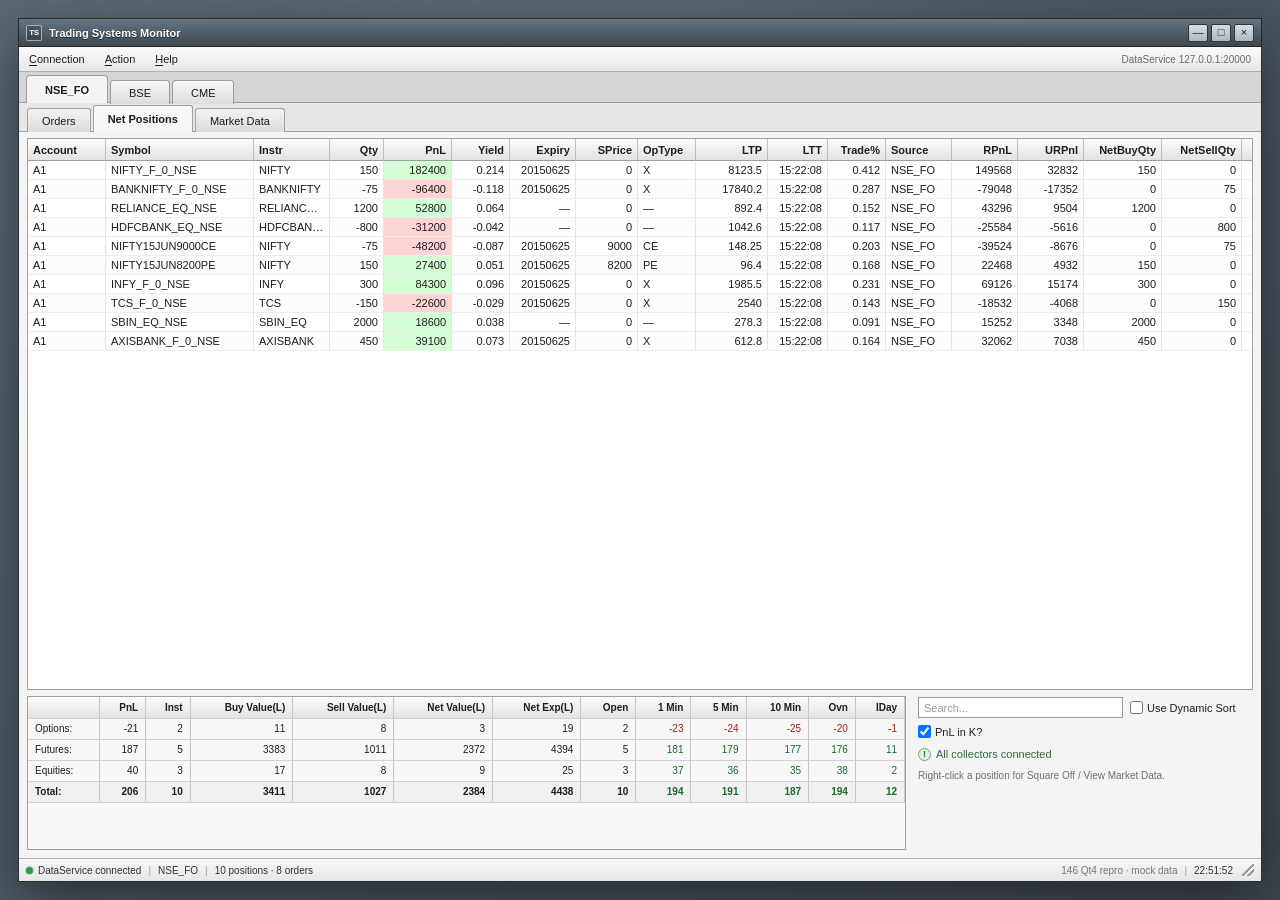
<file: 调查/146/gui-qt4-repro/index.html>
<!doctype html>
<html lang="zh-CN">
<head>
  <meta charset="utf-8">
  <meta name="viewport" content="width=device-width, initial-scale=1">
  <title>Trading Systems Monitor — 146 Qt4 HTML Repro</title>
  <link rel="stylesheet" href="styles.css">
</head>
<body>
  <div class="desktop" id="desktop">
    <div class="app-window" id="appWindow">
      <div class="titlebar" id="titlebar">
        <span class="titlebar-icon">TS</span>
        <span class="titlebar-title">Trading Systems Monitor</span>
        <span class="titlebar-controls">
          <button type="button" class="win-btn" data-win="min" title="Minimize">—</button>
          <button type="button" class="win-btn" data-win="max" title="Maximize">□</button>
          <button type="button" class="win-btn win-btn-close" data-win="close" title="Close">×</button>
        </span>
      </div>

      <nav class="menubar" id="menubar" aria-label="Main menu">
        <div class="menu-wrap" data-menu="connection">
          <button type="button" class="menu-label"><span class="mn">C</span>onnection</button>
          <div class="menu-dropdown">
            <button type="button" data-action="new-connection">New</button>
            <button type="button" data-action="close-connection" disabled>Close</button>
            <button type="button" data-action="load-connection">Load</button>
            <button type="button" data-action="save-connection">Save</button>
          </div>
        </div>
        <div class="menu-wrap" data-menu="action">
          <button type="button" class="menu-label"><span class="mn">A</span>ction</button>
          <div class="menu-dropdown">
            <button type="button" data-action="square-off-all">Square Off All</button>
            <button type="button" data-action="save-positions">Save Positions</button>
          </div>
        </div>
        <div class="menu-wrap" data-menu="help">
          <button type="button" class="menu-label"><span class="mn">H</span>elp</button>
          <div class="menu-dropdown">
            <button type="button" data-action="about">About</button>
            <button type="button" data-action="about-qt">About Qt</button>
          </div>
        </div>
        <span class="menubar-spacer"></span>
        <span class="menubar-note">DataService 127.0.0.1:20000</span>
      </nav>

      <div class="exchange-tabs" id="exchangeTabs" role="tablist" aria-label="Exchanges">
        <button type="button" class="exchange-tab is-active" data-exchange="NSE_FO" role="tab">NSE_FO</button>
        <button type="button" class="exchange-tab" data-exchange="BSE" role="tab">BSE</button>
        <button type="button" class="exchange-tab" data-exchange="CME" role="tab">CME</button>
      </div>

      <main class="workspace">
        <div class="sub-tabs" id="subTabs" role="tablist" aria-label="Exchange views">
          <button type="button" class="sub-tab" data-tab="orders" role="tab">Orders</button>
          <button type="button" class="sub-tab is-active" data-tab="net" role="tab">Net Positions</button>
          <button type="button" class="sub-tab" data-tab="market" role="tab">Market Data</button>
        </div>

        <section class="page" id="page-orders" data-page="orders" role="tabpanel" hidden>
          <div class="page-toolbar">
            <label for="orderSearch">Open Orders:</label>
            <input id="orderSearch" class="qt-input" type="search" placeholder="Search..." autocomplete="off">
            <span class="toolbar-spacer"></span>
            <span class="toolbar-hint">Right-click an order to cancel or modify.</span>
          </div>
          <div class="table-frame orders-table-frame">
            <table id="orderTable" class="qt-table order-table">
              <colgroup id="orderCols"></colgroup>
              <thead id="orderHead"></thead>
              <tbody id="orderBody"></tbody>
            </table>
          </div>
          <div class="orders-actions">
            <button type="button" class="qt-button" data-action="cancel-all">Cancel All</button>
            <button type="button" class="qt-button" data-action="cancel-modify">Cancel/Modify Order</button>
            <button type="button" class="qt-button qt-button-primary" data-action="place-order">Place Order</button>
          </div>
        </section>

        <section class="page" id="page-net" data-page="net" role="tabpanel">
          <div class="table-frame net-table-frame">
            <table id="positionTable" class="qt-table position-table">
              <colgroup id="positionCols"></colgroup>
              <thead id="positionHead"></thead>
              <tbody id="positionBody"></tbody>
            </table>
          </div>
          <div class="net-bottom">
            <div class="totals-panel">
              <table id="totalsTable" class="totals-table"></table>
            </div>
            <div class="net-controls">
              <div class="net-search-row">
                <input id="positionSearch" class="qt-input" type="search" placeholder="Search..." autocomplete="off">
                <label class="qt-check"><input id="dynamicSort" type="checkbox"> Use Dynamic Sort</label>
              </div>
              <label class="qt-check"><input id="pnlInK" type="checkbox" checked> PnL in K?</label>
              <div class="alert-line">
                <span class="alert-icon">!</span>
                <span id="netAlertText">All collectors connected</span>
              </div>
              <div class="toolbar-hint">Right-click a position for Square Off / View Market Data.</div>
            </div>
          </div>
        </section>

        <section class="page" id="page-market" data-page="market" role="tabpanel" hidden>
          <div class="page-toolbar market-toolbar">
            <label for="tickerInput">Ticker:</label>
            <input id="tickerInput" class="qt-input ticker-input" type="text" placeholder="NIFTY15JUNFUT" autocomplete="off">
            <select id="marketExchange" class="qt-select" aria-label="Market data exchange">
              <option>NSE_FO</option>
              <option>BSE</option>
              <option>CME</option>
            </select>
            <span class="toolbar-hint">Press Enter to open a 20-level book.</span>
          </div>
          <div class="mdi-area" id="mdiArea"></div>
        </section>
      </main>

      <footer class="statusbar">
        <span class="status-item"><span class="status-dot" id="statusDot"></span><span id="statusConnection">DataService connected</span></span>
        <span class="status-sep">|</span>
        <span class="status-item" id="statusExchange">NSE_FO</span>
        <span class="status-sep">|</span>
        <span class="status-item" id="statusCount">10 positions · 8 orders</span>
        <span class="status-spacer"></span>
        <span class="status-item muted">146 Qt4 repro · mock data</span>
        <span class="status-sep">|</span>
        <span class="status-item" id="statusClock">--:--:--</span>
        <span class="size-grip" aria-hidden="true"></span>
      </footer>
    </div>
  </div>

  <div class="context-menu" id="contextMenu" hidden></div>

  <div class="modal-backdrop" id="modalBackdrop" hidden>
    <div class="modal-window" role="dialog" aria-modal="true" aria-labelledby="modalTitle">
      <div class="modal-titlebar">
        <span id="modalTitle"></span>
        <button type="button" class="modal-close" id="modalClose" aria-label="Close">×</button>
      </div>
      <div class="modal-body" id="modalBody"></div>
      <div class="modal-footer" id="modalFooter"></div>
    </div>
  </div>

  <div class="toast" id="toast" hidden></div>

  <script src="app.js"></script>
</body>
</html>
</file>
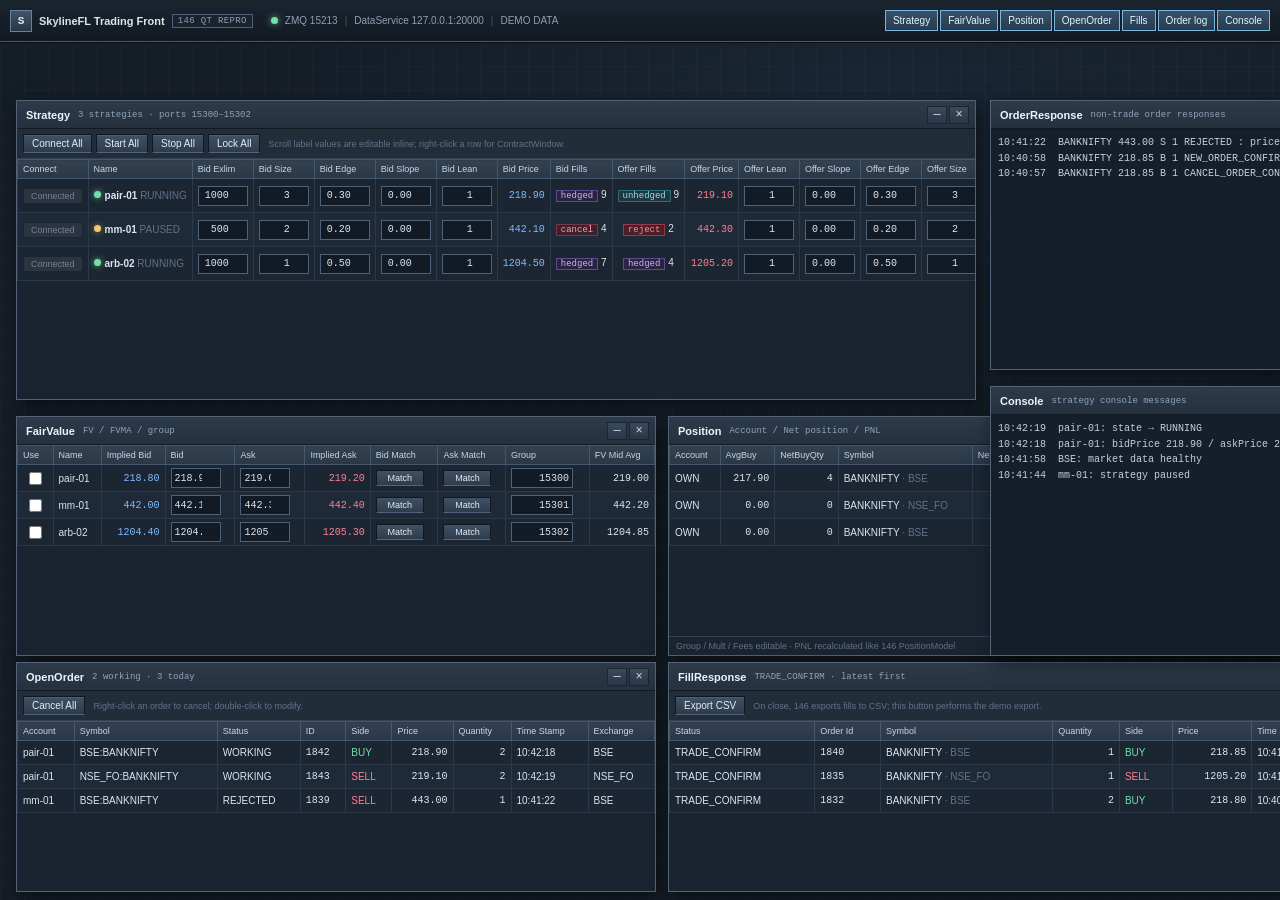
<file: 调查/146/gui-repro/index.html>
<!doctype html>
<html lang="zh-CN">
<head>
  <meta charset="utf-8">
  <meta name="viewport" content="width=device-width, initial-scale=1">
  <title>SkylineFL Trading Front — 146 Qt HTML Repro</title>
  <link rel="stylesheet" href="styles.css">
</head>
<body>
  <header class="appbar">
    <div class="app-title">
      <span class="app-mark">S</span>
      <span>SkylineFL Trading Front</span>
      <span class="demo-badge">146 QT REPRO</span>
    </div>
    <div class="app-status">
      <span class="dot"></span>
      <span>ZMQ 15213</span>
      <span class="sep">|</span>
      <span>DataService 127.0.0.1:20000</span>
      <span class="sep">|</span>
      <span class="muted">DEMO DATA</span>
    </div>
    <div class="window-launcher" id="windowLauncher">
      <button data-window="strategy">Strategy</button>
      <button data-window="fairvalue">FairValue</button>
      <button data-window="position">Position</button>
      <button data-window="openorder">OpenOrder</button>
      <button data-window="fillresponse">Fills</button>
      <button data-window="orderresponse">Order log</button>
      <button data-window="console">Console</button>
    </div>
  </header>

  <div class="desktop" id="desktop">
    <section class="window" id="win-strategy" data-window="strategy" style="left:16px;top:58px;width:960px;height:300px;">
      <header class="win-title">
        <span class="win-name">Strategy</span>
        <span class="win-meta" id="strategyWinMeta">3 strategies · ports 15300–15302</span>
        <span class="win-buttons"><button class="win-min" data-min>—</button><button class="win-close" data-close>×</button></span>
      </header>
      <div class="win-body">
        <div class="win-toolbar">
          <button id="connectAll">Connect All</button>
          <button id="startAll">Start All</button>
          <button id="stopAll">Stop All</button>
          <button id="lockAll">Lock All</button>
          <span class="toolbar-note">Scroll label values are editable inline; right-click a row for ContractWindow.</span>
        </div>
        <div class="table-wrap strategy-wrap">
          <table id="strategyTable" class="qt-table strategy-table"></table>
        </div>
      </div>
    </section>

    <section class="window" id="win-fairvalue" data-window="fairvalue" style="left:16px;top:374px;width:640px;height:240px;">
      <header class="win-title">
        <span class="win-name">FairValue</span>
        <span class="win-meta">FV / FVMA / group</span>
        <span class="win-buttons"><button class="win-min" data-min>—</button><button class="win-close" data-close>×</button></span>
      </header>
      <div class="win-body">
        <div class="table-wrap">
          <table id="fairTable" class="qt-table fair-table"></table>
        </div>
      </div>
    </section>

    <section class="window" id="win-position" data-window="position" style="left:668px;top:374px;width:750px;height:240px;">
      <header class="win-title">
        <span class="win-name">Position</span>
        <span class="win-meta">Account / Net position / PNL</span>
        <span class="win-buttons"><button class="win-min" data-min>—</button><button class="win-close" data-close>×</button></span>
      </header>
      <div class="win-body">
        <div class="table-wrap">
          <table id="positionTable" class="qt-table position-table"></table>
        </div>
        <div class="status-line">Group / Mult / Fees editable · PNL recalculated like 146 PositionModel</div>
      </div>
    </section>

    <section class="window" id="win-openorder" data-window="openorder" style="left:16px;top:620px;width:640px;height:230px;">
      <header class="win-title">
        <span class="win-name">OpenOrder</span>
        <span class="win-meta" id="openOrderMeta">working orders</span>
        <span class="win-buttons"><button class="win-min" data-min>—</button><button class="win-close" data-close>×</button></span>
      </header>
      <div class="win-body">
        <div class="win-toolbar">
          <button id="cancelAll">Cancel All</button>
          <span class="toolbar-note">Right-click an order to cancel; double-click to modify.</span>
        </div>
        <div class="table-wrap">
          <table id="openOrderTable" class="qt-table order-table"></table>
        </div>
      </div>
    </section>

    <section class="window" id="win-fillresponse" data-window="fillresponse" style="left:668px;top:620px;width:750px;height:230px;">
      <header class="win-title">
        <span class="win-name">FillResponse</span>
        <span class="win-meta">TRADE_CONFIRM · latest first</span>
        <span class="win-buttons"><button class="win-min" data-min>—</button><button class="win-close" data-close>×</button></span>
      </header>
      <div class="win-body">
        <div class="win-toolbar">
          <button id="exportFills">Export CSV</button>
          <span class="toolbar-note">On close, 146 exports fills to CSV; this button performs the demo export.</span>
        </div>
        <div class="table-wrap">
          <table id="fillTable" class="qt-table fill-table"></table>
        </div>
      </div>
    </section>

    <section class="window" id="win-orderresponse" data-window="orderresponse" style="left:990px;top:58px;width:430px;height:270px;">
      <header class="win-title">
        <span class="win-name">OrderResponse</span>
        <span class="win-meta">non-trade order responses</span>
        <span class="win-buttons"><button class="win-min" data-min>—</button><button class="win-close" data-close>×</button></span>
      </header>
      <div class="win-body">
        <pre id="orderResponse" class="text-log"></pre>
      </div>
    </section>

    <section class="window" id="win-console" data-window="console" style="left:990px;top:344px;width:430px;height:270px;">
      <header class="win-title">
        <span class="win-name">Console</span>
        <span class="win-meta">strategy console messages</span>
        <span class="win-buttons"><button class="win-min" data-min>—</button><button class="win-close" data-close>×</button></span>
      </header>
      <div class="win-body">
        <pre id="console" class="text-log"></pre>
      </div>
    </section>

    <section class="window contract-window hidden" id="win-contract" data-window="contract" style="left:420px;top:120px;width:620px;height:640px;">
      <header class="win-title">
        <span class="win-name" id="contractTitle">ContractWindow · pair-01</span>
        <span class="win-meta" id="contractMeta">BSE:BANKNIFTY</span>
        <span class="win-buttons"><button class="win-min" data-min>—</button><button class="win-close" data-close>×</button></span>
      </header>
      <div class="win-body contract-body">
        <div class="contract-toolbar">
          <div class="contract-tabs" id="contractTabs">
            <button class="active" data-channel="BSE">BSE</button>
            <button data-channel="NSE_FO">NSE_FO</button>
          </div>
          <div class="contract-topline">
            <span>LTP <b id="contractLtp">218.90</b></span>
            <span>Time <b id="contractTime">10:42:19</b></span>
            <span>Volume <b id="contractVolume">1,284,320</b></span>
            <span>Size <input id="contractSize" value="2" inputmode="numeric"></span>
          </div>
        </div>
        <div class="book-head"><span>Bid Qty</span><span>Bid</span><span>Ask</span><span>Ask Qty</span></div>
        <div id="contractBook" class="contract-book"></div>
        <div class="contract-footer">
          <div class="contract-working">
            <div class="subhead">Working orders</div>
            <div id="contractWorking"></div>
          </div>
          <div class="contract-hint">Left-click bid/ask to open order ticket<br>Right-click to cancel the last working order</div>
        </div>
      </div>
    </section>
  </div>

  <div class="modal-backdrop" id="orderModal" aria-hidden="true">
    <div class="modal">
      <header class="modal-title"><span id="orderModalTitle">Place order</span><button data-modal-close>×</button></header>
      <form id="orderForm">
        <div class="modal-row side-row">
          <button type="button" class="side-btn buy active" data-side="BUY">BUY</button>
          <button type="button" class="side-btn sell" data-side="SELL">SELL</button>
        </div>
        <div class="modal-grid">
          <label>Symbol<input id="orderSymbol" readonly></label>
          <label>Quantity<input id="orderQty" value="2" inputmode="numeric"></label>
          <label>Price<input id="orderPrice" value="218.90" inputmode="decimal"></label>
          <label>Order type<select id="orderType"><option>LIMIT</option><option>MARKET</option></select></label>
        </div>
        <div class="modal-note">Demo order is routed through ManualOrderSender semantics; no live DataService.</div>
        <footer class="modal-actions"><button type="button" class="secondary" data-modal-close>Cancel</button><button type="submit" class="primary" id="orderSubmit">Send</button></footer>
      </form>
    </div>
  </div>

  <div class="modal-backdrop" id="cancelModal" aria-hidden="true">
    <div class="modal small-modal">
      <header class="modal-title"><span>Cancel All</span><button data-modal-close>×</button></header>
      <div class="modal-body">
        <p>146 uses a random confirmation code for Cancel All. Enter the code below.</p>
        <div class="confirm-code" id="confirmCode">000</div>
        <label class="code-input">Type code<input id="confirmInput" inputmode="numeric" autocomplete="off"></label>
      </div>
      <footer class="modal-actions"><button type="button" class="secondary" data-modal-close>Cancel</button><button type="button" class="danger" id="confirmCancelAll">Cancel all orders</button></footer>
    </div>
  </div>

  <div class="toast" id="toast" role="status" aria-live="polite"></div>

  <script src="app.js"></script>
</body>
</html>
</file>
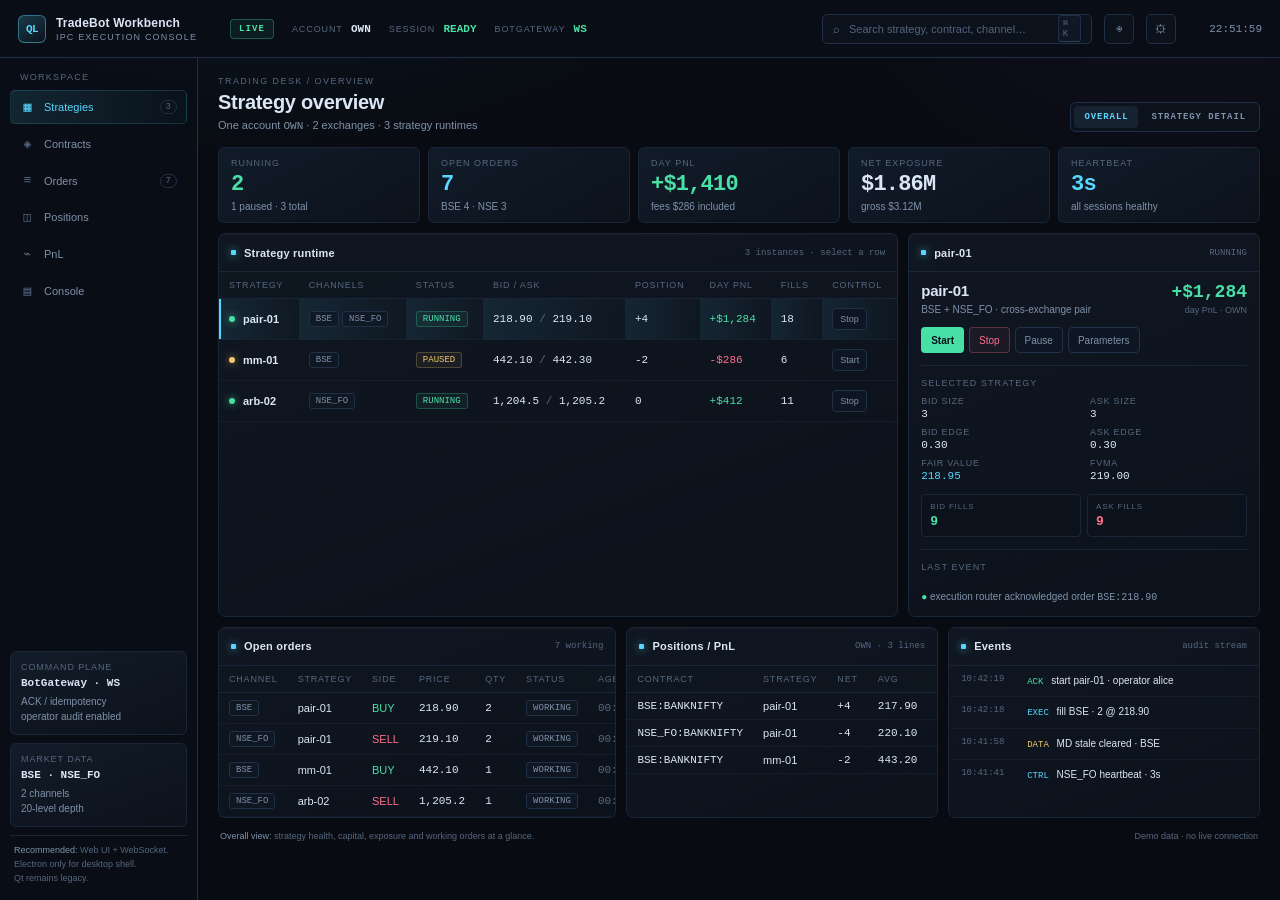
<file: 调查/146/gui-visual/gui-workbench.html>
<!doctype html>
<html lang="zh-CN">
<head>
<meta charset="utf-8">
<meta name="viewport" content="width=device-width, initial-scale=1">
<title>TradeBot Workbench — GUI Visual</title>
<style>
  :root {
    --bg: #080b11;
    --bg-2: #0c111a;
    --panel: #101722;
    --panel-2: #131c29;
    --panel-3: #172231;
    --line: #203047;
    --line-soft: #182638;
    --text: #dce7f6;
    --muted: #7f91aa;
    --dim: #56677f;
    --cyan: #57d6ff;
    --green: #49e0a5;
    --amber: #f3c969;
    --red: #ff6f8b;
    --violet: #b69cff;
    --blue: #77a8ff;
    --shadow: 0 12px 40px rgba(0, 0, 0, .28);
    --mono: ui-monospace, SFMono-Regular, Menlo, Consolas, "Liberation Mono", monospace;
    --sans: -apple-system, BlinkMacSystemFont, "Segoe UI", "PingFang SC", "Microsoft YaHei", sans-serif;
  }

  * { box-sizing: border-box; }
  html, body { height: 100%; }
  body {
    margin: 0;
    background:
      radial-gradient(900px 460px at 18% -12%, rgba(35, 94, 143, .16), transparent 60%),
      radial-gradient(700px 420px at 92% 0%, rgba(68, 42, 108, .13), transparent 55%),
      var(--bg);
    color: var(--text);
    font-family: var(--sans);
    font-size: 12px;
    -webkit-font-smoothing: antialiased;
  }

  button, input { font: inherit; }
  button { color: inherit; }
  ::selection { background: rgba(87, 214, 255, .25); }
  ::-webkit-scrollbar { width: 9px; height: 9px; }
  ::-webkit-scrollbar-track { background: transparent; }
  ::-webkit-scrollbar-thumb { background: #223249; border-radius: 8px; }
  ::-webkit-scrollbar-thumb:hover { background: #2e4564; }

  .app {
    height: 100vh;
    display: grid;
    grid-template-rows: 58px 1fr;
    overflow: hidden;
  }

  .topbar {
    display: flex;
    align-items: center;
    gap: 22px;
    padding: 0 18px;
    border-bottom: 1px solid var(--line);
    background: rgba(9, 14, 22, .92);
    z-index: 10;
  }

  .brand { display: flex; align-items: center; gap: 10px; min-width: 190px; }
  .brand-mark {
    width: 28px; height: 28px;
    display: grid; place-items: center;
    border: 1px solid rgba(87, 214, 255, .45);
    background: linear-gradient(145deg, rgba(87, 214, 255, .22), rgba(87, 214, 255, .04));
    color: var(--cyan);
    font: 700 11px var(--mono);
    letter-spacing: -.5px;
    border-radius: 6px;
  }
  .brand-title { font-size: 12px; font-weight: 650; letter-spacing: .2px; }
  .brand-sub { color: var(--muted); font-size: 9px; letter-spacing: .13em; text-transform: uppercase; margin-top: 2px; }

  .topmeta { display: flex; align-items: center; gap: 18px; color: var(--dim); font-size: 9px; letter-spacing: .1em; text-transform: uppercase; }
  .topmeta b { color: var(--text); font: 600 11px var(--mono); letter-spacing: 0; text-transform: none; margin-left: 5px; }
  .topmeta .ok { color: var(--green); }
  .env {
    color: var(--green);
    border: 1px solid rgba(73, 224, 165, .3);
    background: rgba(73, 224, 165, .07);
    padding: 4px 8px;
    border-radius: 4px;
    font: 700 9px var(--mono);
    letter-spacing: .12em;
  }

  .top-actions { margin-left: auto; display: flex; align-items: center; gap: 12px; }
  .search {
    width: 270px;
    height: 30px;
    display: flex; align-items: center; gap: 8px;
    padding: 0 10px;
    color: var(--dim);
    border: 1px solid var(--line);
    background: #0b121c;
    border-radius: 5px;
  }
  .search input {
    width: 100%;
    border: 0;
    outline: 0;
    background: transparent;
    color: var(--text);
    font-size: 11px;
  }
  .search input::placeholder { color: #52647c; }
  .search kbd {
    font: 9px var(--mono);
    color: var(--dim);
    border: 1px solid var(--line);
    border-bottom-color: #2b405c;
    padding: 2px 4px;
    border-radius: 3px;
    background: #0f1824;
  }
  .icon-btn {
    width: 30px; height: 30px;
    display: grid; place-items: center;
    border: 1px solid var(--line);
    background: #0b121c;
    color: var(--muted);
    border-radius: 5px;
    cursor: pointer;
  }
  .icon-btn:hover { border-color: #315071; color: var(--text); }
  .clock { color: var(--muted); font: 11px var(--mono); min-width: 74px; text-align: right; }

  .main-shell { display: grid; grid-template-columns: 198px minmax(0, 1fr); min-height: 0; }

  .rail {
    border-right: 1px solid var(--line);
    background: rgba(10, 15, 23, .72);
    padding: 14px 10px;
    display: flex;
    flex-direction: column;
    min-height: 0;
  }

  .rail-label {
    padding: 0 10px 8px;
    color: var(--dim);
    font-size: 9px;
    letter-spacing: .14em;
    text-transform: uppercase;
  }

  .nav { display: grid; gap: 3px; }
  .nav button {
    width: 100%;
    display: flex;
    align-items: center;
    gap: 9px;
    padding: 8px 9px;
    border: 1px solid transparent;
    background: transparent;
    color: var(--muted);
    text-align: left;
    border-radius: 5px;
    cursor: pointer;
    font-size: 11px;
  }
  .nav button:hover { background: rgba(34, 50, 70, .4); color: var(--text); }
  .nav button.active {
    background: linear-gradient(90deg, rgba(87, 214, 255, .12), rgba(87, 214, 255, .02));
    border-color: rgba(87, 214, 255, .16);
    color: var(--cyan);
  }
  .nav .glyph { width: 15px; text-align: center; font: 13px var(--mono); color: var(--dim); }
  .nav button.active .glyph { color: var(--cyan); }
  .nav .count {
    margin-left: auto;
    color: var(--dim);
    font: 9px var(--mono);
    border: 1px solid var(--line);
    padding: 1px 5px;
    border-radius: 9px;
  }

  .rail-spacer { flex: 1; }
  .rail-card {
    border: 1px solid var(--line-soft);
    background: linear-gradient(160deg, rgba(23, 34, 49, .7), rgba(14, 22, 33, .55));
    border-radius: 6px;
    padding: 10px;
    margin-bottom: 8px;
  }
  .rail-card .label { color: var(--dim); font-size: 9px; text-transform: uppercase; letter-spacing: .1em; }
  .rail-card .value { margin-top: 5px; color: var(--text); font: 600 11px var(--mono); }
  .rail-card .sub { color: var(--muted); font-size: 10px; line-height: 1.5; margin-top: 5px; }
  .stack-note { color: var(--dim); font-size: 9px; line-height: 1.55; padding: 8px 4px 0; border-top: 1px solid var(--line-soft); }
  .stack-note b { color: var(--muted); font-weight: 500; }

  .workspace {
    min-width: 0;
    overflow: auto;
    padding: 18px 20px 28px;
  }
  .workspace-head {
    display: flex;
    align-items: flex-end;
    justify-content: space-between;
    gap: 18px;
    margin-bottom: 15px;
  }
  .eyebrow { color: var(--dim); font-size: 9px; letter-spacing: .16em; text-transform: uppercase; margin-bottom: 5px; }
  h1 { margin: 0; font-size: 20px; letter-spacing: -.3px; font-weight: 580; }
  .head-sub { color: var(--muted); font-size: 11px; margin-top: 5px; }
  .view-toggle {
    display: flex;
    gap: 3px;
    padding: 3px;
    border: 1px solid var(--line);
    background: #0b121c;
    border-radius: 6px;
  }
  .view-toggle button {
    border: 0;
    background: transparent;
    color: var(--muted);
    font: 600 9px var(--mono);
    letter-spacing: .1em;
    padding: 6px 10px;
    border-radius: 4px;
    cursor: pointer;
  }
  .view-toggle button.active { background: var(--panel-3); color: var(--cyan); }
  .view { display: none; }
  .view.active { display: block; }

  .metrics { display: grid; grid-template-columns: repeat(5, minmax(0, 1fr)); gap: 8px; margin-bottom: 10px; }
  .metric {
    border: 1px solid var(--line-soft);
    background: linear-gradient(150deg, rgba(18, 28, 42, .94), rgba(12, 19, 29, .94));
    border-radius: 6px;
    padding: 10px 12px;
    min-width: 0;
  }
  .metric .label { color: var(--dim); font-size: 9px; text-transform: uppercase; letter-spacing: .11em; white-space: nowrap; }
  .metric .value { margin-top: 6px; font: 600 22px/1 var(--mono); letter-spacing: -.8px; white-space: nowrap; }
  .metric .delta { color: var(--muted); font-size: 10px; margin-top: 5px; }
  .metric .value.green { color: var(--green); }
  .metric .value.cyan { color: var(--cyan); }
  .metric .value.amber { color: var(--amber); }

  .overview-grid { display: grid; grid-template-columns: minmax(0, 1.45fr) minmax(300px, .75fr); gap: 10px; margin-bottom: 10px; }
  .lower-grid { display: grid; grid-template-columns: minmax(0, 1.15fr) minmax(0, .9fr) minmax(0, .9fr); gap: 10px; }

  .panel {
    min-width: 0;
    border: 1px solid var(--line-soft);
    background: linear-gradient(160deg, rgba(16, 23, 34, .98), rgba(12, 18, 28, .98));
    border-radius: 7px;
    box-shadow: 0 1px 0 rgba(255, 255, 255, .02) inset;
  }
  .panel-head {
    min-height: 38px;
    display: flex;
    align-items: center;
    justify-content: space-between;
    gap: 10px;
    padding: 0 12px;
    border-bottom: 1px solid var(--line-soft);
  }
  .panel-title { display: flex; align-items: center; gap: 8px; font-size: 11px; font-weight: 600; letter-spacing: .02em; }
  .panel-title .sq { width: 5px; height: 5px; border-radius: 1px; background: var(--cyan); box-shadow: 0 0 8px rgba(87, 214, 255, .8); }
  .panel-meta { color: var(--dim); font: 9px var(--mono); white-space: nowrap; }
  .panel-body { padding: 10px 12px; }
  .panel-body.flush { padding: 0; }

  .strategy-table-wrap { overflow: auto; }
  table { width: 100%; border-collapse: collapse; }
  th {
    color: var(--dim);
    font-size: 9px;
    text-transform: uppercase;
    letter-spacing: .09em;
    font-weight: 500;
    text-align: left;
    padding: 8px 10px;
    border-bottom: 1px solid var(--line-soft);
    white-space: nowrap;
    background: rgba(14, 22, 33, .6);
  }
  td {
    padding: 9px 10px;
    border-bottom: 1px solid rgba(24, 38, 56, .55);
    white-space: nowrap;
    font-size: 11px;
  }
  tr.strategy-row { cursor: pointer; }
  tr.strategy-row:hover td { background: rgba(30, 48, 69, .32); }
  tr.strategy-row.selected td { background: linear-gradient(90deg, rgba(87, 214, 255, .09), rgba(87, 214, 255, .01)); }
  tr.strategy-row.selected td:first-child { box-shadow: inset 2px 0 0 var(--cyan); }
  td.mono, .mono { font-family: var(--mono); font-variant-numeric: tabular-nums; }
  .strategy-name { display: flex; align-items: center; gap: 8px; font-weight: 600; }
  .status-dot { width: 6px; height: 6px; border-radius: 50%; background: var(--green); box-shadow: 0 0 8px rgba(73, 224, 165, .8); }
  .status-dot.paused { background: var(--amber); box-shadow: 0 0 8px rgba(243, 201, 105, .65); }
  .channel-pill, .status-pill, .mini-pill {
    display: inline-flex; align-items: center; gap: 5px;
    border: 1px solid var(--line);
    color: var(--muted);
    background: rgba(15, 24, 36, .8);
    padding: 2px 6px;
    border-radius: 3px;
    font: 9px var(--mono);
  }
  .status-pill.running { color: var(--green); border-color: rgba(73, 224, 165, .25); background: rgba(73, 224, 165, .06); }
  .status-pill.paused { color: var(--amber); border-color: rgba(243, 201, 105, .24); background: rgba(243, 201, 105, .06); }
  .positive { color: var(--green); }
  .negative { color: var(--red); }
  .muted { color: var(--muted); }
  .dim { color: var(--dim); }

  .detail-panel .panel-body { display: grid; gap: 12px; }
  .detail-top { display: flex; align-items: flex-start; justify-content: space-between; gap: 10px; }
  .detail-name { font-size: 15px; font-weight: 650; letter-spacing: -.2px; }
  .detail-sub { margin-top: 5px; color: var(--muted); font-size: 10px; }
  .detail-pnl { text-align: right; }
  .detail-pnl .big { color: var(--green); font: 600 18px var(--mono); }
  .detail-pnl .small { color: var(--dim); font-size: 9px; margin-top: 3px; }
  .control-row { display: flex; flex-wrap: wrap; gap: 5px; }
  .btn {
    display: inline-flex; align-items: center; justify-content: center; gap: 5px;
    min-height: 26px;
    padding: 5px 9px;
    border: 1px solid var(--line);
    background: #0d1622;
    color: var(--muted);
    border-radius: 4px;
    cursor: pointer;
    font-size: 10px;
  }
  .btn:hover { color: var(--text); border-color: #334c6c; background: #111e2d; }
  .btn.primary { color: #061017; border-color: rgba(73, 224, 165, .6); background: var(--green); font-weight: 650; }
  .btn.primary:hover { background: #66ecb8; }
  .btn.danger { color: var(--red); border-color: rgba(255, 111, 139, .3); background: rgba(255, 111, 139, .05); }
  .btn.small { min-height: 22px; padding: 3px 7px; font-size: 9px; }
  .kv { display: grid; grid-template-columns: repeat(2, minmax(0, 1fr)); gap: 7px 12px; }
  .kv .k { color: var(--dim); font-size: 9px; text-transform: uppercase; letter-spacing: .08em; }
  .kv .v { margin-top: 2px; font: 11px var(--mono); color: var(--text); }
  .divider { height: 1px; background: var(--line-soft); }
  .section-label { color: var(--dim); font-size: 9px; text-transform: uppercase; letter-spacing: .12em; }
  .fills { display: grid; grid-template-columns: 1fr 1fr; gap: 6px; }
  .fill-box { border: 1px solid var(--line-soft); background: rgba(11, 18, 28, .65); border-radius: 4px; padding: 7px 8px; }
  .fill-box .label { color: var(--dim); font-size: 8px; text-transform: uppercase; letter-spacing: .1em; }
  .fill-box .num { margin-top: 3px; font: 600 13px var(--mono); }
  .fill-box .num.buy { color: var(--green); }
  .fill-box .num.sell { color: var(--red); }

  .table-scroll { overflow: auto; }
  .compact td { padding: 7px 10px; }
  .events { display: grid; gap: 0; }
  .event {
    display: grid;
    grid-template-columns: 58px 1fr;
    gap: 8px;
    padding: 8px 12px;
    border-bottom: 1px solid rgba(24, 38, 56, .5);
    font-size: 10px;
    line-height: 1.45;
  }
  .event:last-child { border-bottom: 0; }
  .event .time { color: var(--dim); font: 9px var(--mono); }
  .event .tag { display: inline-block; color: var(--cyan); font: 9px var(--mono); margin-right: 5px; }
  .event .tag.green { color: var(--green); }
  .event .tag.amber { color: var(--amber); }
  .event .tag.red { color: var(--red); }

  .filter-bar { display: flex; align-items: center; gap: 6px; padding: 8px 12px; border-bottom: 1px solid var(--line-soft); }
  .filter-bar .mini-pill { cursor: default; }
  .filter-bar .active { color: var(--cyan); border-color: rgba(87, 214, 255, .3); background: rgba(87, 214, 255, .06); }
  .console { display: grid; }
  .console-row {
    display: grid;
    grid-template-columns: 68px 46px 86px minmax(0, 1fr);
    gap: 8px;
    padding: 7px 12px;
    border-bottom: 1px solid rgba(24, 38, 56, .5);
    font: 10px/1.5 var(--mono);
  }
  .console-row:last-child { border-bottom: 0; }
  .console-row .time { color: var(--dim); }
  .console-row .lvl { font-size: 9px; }
  .console-row .lvl.info { color: var(--blue); }
  .console-row .lvl.ack { color: var(--green); }
  .console-row .lvl.warn { color: var(--amber); }
  .console-row .lvl.err { color: var(--red); }
  .console-row .src { color: var(--muted); }
  .console-row .msg { color: var(--text); white-space: normal; }
  .console-row .msg .dim { color: var(--dim); }

  .local-head {
    display: flex; align-items: flex-start; justify-content: space-between; gap: 12px;
    padding: 13px 14px;
    border: 1px solid var(--line-soft);
    border-radius: 7px;
    background: linear-gradient(120deg, rgba(23, 36, 53, .94), rgba(13, 21, 32, .94));
    margin-bottom: 10px;
  }
  .local-title { display: flex; align-items: center; gap: 10px; font-size: 17px; font-weight: 650; letter-spacing: -.25px; }
  .local-sub { color: var(--muted); font-size: 10px; margin-top: 5px; }
  .local-controls { display: flex; align-items: center; flex-wrap: wrap; gap: 6px; justify-content: flex-end; }
  .local-grid { display: grid; grid-template-columns: minmax(250px, .7fr) minmax(340px, 1.1fr) minmax(280px, .9fr); gap: 10px; align-items: start; }
  .local-stack { display: grid; gap: 10px; }
  .local-bottom { margin-top: 10px; }

  .param-grid { display: grid; grid-template-columns: 1fr 1fr; gap: 7px 12px; }
  .param { border-bottom: 1px solid rgba(24, 38, 56, .5); padding-bottom: 6px; }
  .param .label { color: var(--dim); font-size: 9px; letter-spacing: .08em; text-transform: uppercase; }
  .param .value { margin-top: 3px; font: 11px var(--mono); }
  .fair-row { display: flex; align-items: baseline; justify-content: space-between; gap: 10px; padding: 7px 0; border-bottom: 1px solid rgba(24, 38, 56, .5); }
  .fair-row:last-child { border-bottom: 0; }
  .fair-row .label { color: var(--muted); font-size: 10px; }
  .fair-row .value { font: 600 12px var(--mono); }
  .fair-row .value.cyan { color: var(--cyan); }
  .fair-row .value.violet { color: var(--violet); }

  .contract-tabs { display: flex; gap: 3px; }
  .contract-tabs button { border: 1px solid var(--line); background: #0b121c; color: var(--muted); padding: 4px 7px; border-radius: 3px; font: 9px var(--mono); cursor: pointer; }
  .contract-tabs button.active { color: var(--cyan); border-color: rgba(87, 214, 255, .3); background: rgba(87, 214, 255, .06); }
  .book-top { display: flex; align-items: center; justify-content: space-between; gap: 12px; padding: 8px 12px; border-bottom: 1px solid var(--line-soft); }
  .book-last { display: flex; align-items: baseline; gap: 6px; }
  .book-last .last { font: 600 18px var(--mono); color: var(--green); }
  .book-last .label { color: var(--dim); font-size: 9px; text-transform: uppercase; letter-spacing: .1em; }
  .book-head, .book-row { display: grid; grid-template-columns: 1fr .9fr .9fr 1fr; gap: 0; font: 10px var(--mono); }
  .book-head { color: var(--dim); font-size: 8px; text-transform: uppercase; letter-spacing: .08em; padding: 5px 12px; border-bottom: 1px solid var(--line-soft); }
  .book-head div:nth-child(2), .book-head div:nth-child(3) { text-align: right; }
  .book-head div:nth-child(4) { text-align: right; }
  .book-row { padding: 3px 12px; cursor: crosshair; }
  .book-row:hover { background: rgba(92, 143, 194, .07); }
  .book-row div:nth-child(2), .book-row div:nth-child(3) { text-align: right; }
  .book-row div:nth-child(4) { text-align: right; }
  .book-row .bid-qty { color: rgba(73, 224, 165, .62); }
  .book-row .ask-qty { color: rgba(255, 111, 139, .62); }
  .book-row .bid-px { color: var(--green); }
  .book-row .ask-px { color: var(--red); }
  .book-row .depth-bar { position: relative; }
  .book-row .depth-bar::before { content: ""; position: absolute; top: 2px; bottom: 2px; right: 0; width: var(--w); background: rgba(73, 224, 165, .08); }
  .book-row .ask-qty.depth-bar::before { background: rgba(255, 111, 139, .08); }
  .book-spread { padding: 5px 12px; color: var(--dim); font: 9px var(--mono); border-top: 1px solid var(--line-soft); border-bottom: 1px solid var(--line-soft); display: flex; justify-content: space-between; }

  .ticket { padding: 10px 12px; }
  .side-toggle { display: grid; grid-template-columns: 1fr 1fr; gap: 4px; padding: 3px; background: #0a111b; border: 1px solid var(--line); border-radius: 4px; margin-bottom: 9px; }
  .side-toggle button { border: 0; background: transparent; color: var(--muted); padding: 6px; border-radius: 3px; cursor: pointer; font: 600 10px var(--mono); }
  .side-toggle button.active.buy { color: #07110c; background: var(--green); }
  .side-toggle button.active.sell { color: #17070b; background: var(--red); }
  .ticket-grid { display: grid; grid-template-columns: 1fr 1fr; gap: 8px; }
  .field label { display: block; color: var(--dim); font-size: 9px; text-transform: uppercase; letter-spacing: .08em; margin-bottom: 4px; }
  .field input { width: 100%; height: 29px; border: 1px solid var(--line); border-radius: 4px; background: #0a111b; color: var(--text); padding: 0 8px; outline: 0; font: 11px var(--mono); }
  .field input:focus { border-color: rgba(87, 214, 255, .5); }
  .ticket-actions { display: flex; gap: 6px; margin-top: 9px; }
  .ticket-actions .btn { flex: 1; }
  .ack-note { margin-top: 8px; color: var(--dim); font-size: 9px; line-height: 1.45; }

  .tape { display: grid; }
  .tape-row { display: grid; grid-template-columns: 48px 1fr 1fr 44px; gap: 6px; padding: 6px 12px; border-bottom: 1px solid rgba(24, 38, 56, .5); font: 10px var(--mono); }
  .tape-row:last-child { border-bottom: 0; }
  .tape-row .time { color: var(--dim); }
  .tape-row .side-buy { color: var(--green); }
  .tape-row .side-sell { color: var(--red); }

  .audit-table td { font-size: 10px; }
  .footer-note { color: var(--dim); font-size: 9px; line-height: 1.5; padding: 12px 2px 0; display: flex; justify-content: space-between; gap: 18px; }
  .footer-note b { color: var(--muted); font-weight: 500; }

  .toast {
    position: fixed;
    right: 20px;
    bottom: 20px;
    z-index: 50;
    max-width: 360px;
    border: 1px solid rgba(73, 224, 165, .28);
    background: rgba(13, 24, 22, .96);
    color: var(--text);
    border-radius: 6px;
    box-shadow: var(--shadow);
    padding: 10px 12px;
    font-size: 11px;
    opacity: 0;
    transform: translateY(8px);
    pointer-events: none;
    transition: opacity .16s ease, transform .16s ease;
  }
  .toast.show { opacity: 1; transform: translateY(0); }
  .toast .t-tag { color: var(--green); font: 9px var(--mono); letter-spacing: .08em; margin-right: 6px; }

  @media (max-width: 1180px) {
    .topmeta { display: none; }
    .overview-grid, .lower-grid, .local-grid { grid-template-columns: 1fr; }
    .metrics { grid-template-columns: repeat(3, minmax(0, 1fr)); }
    .local-grid .local-stack { grid-row: auto; }
  }
  @media (max-width: 760px) {
    .app { grid-template-rows: auto 1fr; }
    .topbar { flex-wrap: wrap; height: auto; padding: 10px 12px; gap: 10px; }
    .top-actions { width: 100%; }
    .search { flex: 1; width: auto; }
    .main-shell { grid-template-columns: 1fr; }
    .rail { display: none; }
    .workspace { padding: 14px 12px 24px; }
    .workspace-head { align-items: flex-start; flex-direction: column; }
    .metrics { grid-template-columns: repeat(2, minmax(0, 1fr)); }
    .kv { grid-template-columns: 1fr; }
    .local-head { flex-direction: column; }
    .local-controls { justify-content: flex-start; }
  }
</style>
</head>
<body>
<div class="app">
  <header class="topbar">
    <div class="brand">
      <div class="brand-mark">QL</div>
      <div>
        <div class="brand-title">TradeBot Workbench</div>
        <div class="brand-sub">IPC execution console</div>
      </div>
    </div>

    <div class="topmeta">
      <span class="env">LIVE</span>
      <span>Account <b>OWN</b></span>
      <span>Session <b class="ok">READY</b></span>
      <span>BotGateway <b class="ok">WS</b></span>
    </div>

    <div class="top-actions">
      <label class="search">
        <span>⌕</span>
        <input aria-label="Search strategy or contract" placeholder="Search strategy, contract, channel…">
        <kbd>⌘ K</kbd>
      </label>
      <button class="icon-btn" title="Notifications" aria-label="Notifications">◉</button>
      <button class="icon-btn" title="Settings" aria-label="Settings">⚙</button>
      <div class="clock" id="clock">10:42:19</div>
    </div>
  </header>

  <div class="main-shell">
    <aside class="rail">
      <div class="rail-label">Workspace</div>
      <nav class="nav" aria-label="Workspace sections">
        <button class="active" data-section="Strategies"><span class="glyph">▦</span>Strategies <span class="count">3</span></button>
        <button data-section="Contracts"><span class="glyph">◈</span>Contracts</button>
        <button data-section="Orders"><span class="glyph">≡</span>Orders <span class="count">7</span></button>
        <button data-section="Positions"><span class="glyph">◫</span>Positions</button>
        <button data-section="PnL"><span class="glyph">⌁</span>PnL</button>
        <button data-section="Console"><span class="glyph">▤</span>Console</button>
      </nav>

      <div class="rail-spacer"></div>

      <div class="rail-card">
        <div class="label">Command plane</div>
        <div class="value">BotGateway · WS</div>
        <div class="sub">ACK / idempotency<br>operator audit enabled</div>
      </div>
      <div class="rail-card">
        <div class="label">Market data</div>
        <div class="value">BSE · NSE_FO</div>
        <div class="sub">2 channels<br>20-level depth</div>
      </div>
      <div class="stack-note">
        <b>Recommended:</b> Web UI + WebSocket.<br>
        Electron only for desktop shell.<br>
        Qt remains legacy.
      </div>
    </aside>

    <main class="workspace">
      <div class="workspace-head">
        <div>
          <div class="eyebrow" id="eyebrow">Trading desk / overview</div>
          <h1 id="pageTitle">Strategy overview</h1>
          <div class="head-sub" id="pageSub">One account <span class="mono">OWN</span> · 2 exchanges · 3 strategy runtimes</div>
        </div>
        <div class="view-toggle" role="tablist" aria-label="View mode">
          <button class="active" data-view="overall" role="tab" aria-selected="true">OVERALL</button>
          <button data-view="local" role="tab" aria-selected="false">STRATEGY DETAIL</button>
        </div>
      </div>

      <section class="view active" id="view-overall" aria-label="Overall view">
        <div class="metrics">
          <div class="metric"><div class="label">Running</div><div class="value green">2</div><div class="delta">1 paused · 3 total</div></div>
          <div class="metric"><div class="label">Open orders</div><div class="value cyan">7</div><div class="delta">BSE 4 · NSE 3</div></div>
          <div class="metric"><div class="label">Day PnL</div><div class="value green">+$1,410</div><div class="delta">fees $286 included</div></div>
          <div class="metric"><div class="label">Net exposure</div><div class="value">$1.86M</div><div class="delta">gross $3.12M</div></div>
          <div class="metric"><div class="label">Heartbeat</div><div class="value cyan">3s</div><div class="delta">all sessions healthy</div></div>
        </div>

        <div class="overview-grid">
          <section class="panel strategies-panel">
            <div class="panel-head">
              <div class="panel-title"><span class="sq"></span>Strategy runtime</div>
              <div class="panel-meta">3 instances · select a row</div>
            </div>
            <div class="panel-body flush">
              <div class="strategy-table-wrap">
                <table>
                  <thead>
                    <tr>
                      <th>Strategy</th><th>Channels</th><th>Status</th><th>Bid / Ask</th><th>Position</th><th>Day PnL</th><th>Fills</th><th>Control</th>
                    </tr>
                  </thead>
                  <tbody>
                    <tr class="strategy-row selected" data-strategy="pair-01">
                      <td><div class="strategy-name"><span class="status-dot"></span>pair-01</div></td>
                      <td><span class="channel-pill">BSE</span> <span class="channel-pill">NSE_FO</span></td>
                      <td><span class="status-pill running">RUNNING</span></td>
                      <td class="mono">218.90 <span class="dim">/</span> 219.10</td>
                      <td class="mono">+4</td>
                      <td class="mono positive">+$1,284</td>
                      <td class="mono">18</td>
                      <td><button class="btn small stop-btn">Stop</button></td>
                    </tr>
                    <tr class="strategy-row" data-strategy="mm-01">
                      <td><div class="strategy-name"><span class="status-dot paused"></span>mm-01</div></td>
                      <td><span class="channel-pill">BSE</span></td>
                      <td><span class="status-pill paused">PAUSED</span></td>
                      <td class="mono">442.10 <span class="dim">/</span> 442.30</td>
                      <td class="mono">-2</td>
                      <td class="mono negative">-$286</td>
                      <td class="mono">6</td>
                      <td><button class="btn small start-btn">Start</button></td>
                    </tr>
                    <tr class="strategy-row" data-strategy="arb-02">
                      <td><div class="strategy-name"><span class="status-dot"></span>arb-02</div></td>
                      <td><span class="channel-pill">NSE_FO</span></td>
                      <td><span class="status-pill running">RUNNING</span></td>
                      <td class="mono">1,204.5 <span class="dim">/</span> 1,205.2</td>
                      <td class="mono">0</td>
                      <td class="mono positive">+$412</td>
                      <td class="mono">11</td>
                      <td><button class="btn small stop-btn">Stop</button></td>
                    </tr>
                  </tbody>
                </table>
              </div>
            </div>
          </section>

          <aside class="panel detail-panel" aria-label="Selected strategy">
            <div class="panel-head">
              <div class="panel-title"><span class="sq"></span><span id="detailTitle">pair-01</span></div>
              <div class="panel-meta" id="detailStatus">RUNNING</div>
            </div>
            <div class="panel-body">
              <div class="detail-top">
                <div>
                  <div class="detail-name" id="detailName">pair-01</div>
                  <div class="detail-sub" id="detailMeta">BSE + NSE_FO · cross-exchange pair</div>
                </div>
                <div class="detail-pnl">
                  <div class="big" id="detailPnl">+$1,284</div>
                  <div class="small">day PnL · OWN</div>
                </div>
              </div>

              <div class="control-row">
                <button class="btn primary start-btn">Start</button>
                <button class="btn danger stop-btn">Stop</button>
                <button class="btn pause-btn">Pause</button>
                <button class="btn" data-toast="Parameters are read-only in this visual mock.">Parameters</button>
              </div>

              <div class="divider"></div>

              <div>
                <div class="section-label">Selected strategy</div>
                <div class="kv" style="margin-top:8px">
                  <div><div class="k">Bid size</div><div class="v">3</div></div>
                  <div><div class="k">Ask size</div><div class="v">3</div></div>
                  <div><div class="k">Bid edge</div><div class="v">0.30</div></div>
                  <div><div class="k">Ask edge</div><div class="v">0.30</div></div>
                  <div><div class="k">Fair value</div><div class="v" style="color:var(--cyan)">218.95</div></div>
                  <div><div class="k">FVMA</div><div class="v">219.00</div></div>
                </div>
              </div>

              <div class="fills">
                <div class="fill-box"><div class="label">Bid fills</div><div class="num buy">9</div></div>
                <div class="fill-box"><div class="label">Ask fills</div><div class="num sell">9</div></div>
              </div>

              <div class="divider"></div>

              <div class="section-label">Last event</div>
              <div class="muted" style="font-size:10px;line-height:1.55;margin-top:5px">
                <span class="positive">●</span> execution router acknowledged order <span class="mono">BSE:218.90</span>
              </div>
            </div>
          </aside>
        </div>

        <div class="lower-grid">
          <section class="panel">
            <div class="panel-head"><div class="panel-title"><span class="sq"></span>Open orders</div><div class="panel-meta">7 working</div></div>
            <div class="table-scroll">
              <table class="compact">
                <thead><tr><th>Channel</th><th>Strategy</th><th>Side</th><th>Price</th><th>Qty</th><th>Status</th><th>Age</th></tr></thead>
                <tbody>
                  <tr><td><span class="channel-pill">BSE</span></td><td>pair-01</td><td class="positive">BUY</td><td class="mono">218.90</td><td class="mono">2</td><td><span class="mini-pill">WORKING</span></td><td class="mono dim">00:04</td></tr>
                  <tr><td><span class="channel-pill">NSE_FO</span></td><td>pair-01</td><td class="negative">SELL</td><td class="mono">219.10</td><td class="mono">2</td><td><span class="mini-pill">WORKING</span></td><td class="mono dim">00:03</td></tr>
                  <tr><td><span class="channel-pill">BSE</span></td><td>mm-01</td><td class="positive">BUY</td><td class="mono">442.10</td><td class="mono">1</td><td><span class="mini-pill">WORKING</span></td><td class="mono dim">00:12</td></tr>
                  <tr><td><span class="channel-pill">NSE_FO</span></td><td>arb-02</td><td class="negative">SELL</td><td class="mono">1,205.2</td><td class="mono">1</td><td><span class="mini-pill">WORKING</span></td><td class="mono dim">00:18</td></tr>
                </tbody>
              </table>
            </div>
          </section>

          <section class="panel">
            <div class="panel-head"><div class="panel-title"><span class="sq"></span>Positions / PnL</div><div class="panel-meta">OWN · 3 lines</div></div>
            <div class="table-scroll">
              <table class="compact">
                <thead><tr><th>Contract</th><th>Strategy</th><th>Net</th><th>Avg</th><th>PnL</th></tr></thead>
                <tbody>
                  <tr><td class="mono">BSE:BANKNIFTY</td><td>pair-01</td><td class="mono">+4</td><td class="mono">217.90</td><td class="mono positive">+$842</td></tr>
                  <tr><td class="mono">NSE_FO:BANKNIFTY</td><td>pair-01</td><td class="mono">-4</td><td class="mono">220.10</td><td class="mono positive">+$442</td></tr>
                  <tr><td class="mono">BSE:BANKNIFTY</td><td>mm-01</td><td class="mono">-2</td><td class="mono">443.20</td><td class="mono negative">-$286</td></tr>
                </tbody>
              </table>
            </div>
          </section>

          <section class="panel">
            <div class="panel-head"><div class="panel-title"><span class="sq"></span>Events</div><div class="panel-meta">audit stream</div></div>
            <div class="events">
              <div class="event"><div class="time">10:42:19</div><div><span class="tag green">ACK</span> start pair-01 · operator alice</div></div>
              <div class="event"><div class="time">10:42:18</div><div><span class="tag">EXEC</span> fill BSE · 2 @ 218.90</div></div>
              <div class="event"><div class="time">10:41:58</div><div><span class="tag amber">DATA</span> MD stale cleared · BSE</div></div>
              <div class="event"><div class="time">10:41:41</div><div><span class="tag">CTRL</span> NSE_FO heartbeat · 3s</div></div>
            </div>
          </section>
        </div>

        <div class="footer-note">
          <div><b>Overall view:</b> strategy health, capital, exposure and working orders at a glance.</div>
          <div>Demo data · no live connection</div>
        </div>
      </section>

      <section class="view" id="view-local" aria-label="Strategy detail view">
        <div class="local-head">
          <div>
            <div class="eyebrow">Strategy detail / selected runtime</div>
            <div class="local-title"><span class="status-dot"></span><span id="localName">pair-01</span><span class="status-pill running" id="localStatus">RUNNING</span></div>
            <div class="local-sub"><span id="localMeta">BSE + NSE_FO · cross-exchange pair</span> · heartbeat <span class="mono">2s</span> · account <span class="mono">OWN</span></div>
          </div>
          <div class="local-controls">
            <button class="btn primary start-btn">Start</button>
            <button class="btn danger stop-btn">Stop</button>
            <button class="btn pause-btn">Pause</button>
            <button class="btn" data-toast="Command history opened in the audit panel.">History</button>
          </div>
        </div>

        <div class="local-grid">
          <div class="local-stack">
            <section class="panel">
              <div class="panel-head"><div class="panel-title"><span class="sq"></span>Control state</div><div class="panel-meta">WS / ACK</div></div>
              <div class="panel-body">
                <div class="kv">
                  <div><div class="k">State</div><div class="v" style="color:var(--green)">RUNNING</div></div>
                  <div><div class="k">Heartbeat</div><div class="v">2s</div></div>
                  <div><div class="k">Last command</div><div class="v">start · ACK</div></div>
                  <div><div class="k">Operator</div><div class="v">alice</div></div>
                </div>
                <div class="ack-note">Command envelope: <span class="mono">commandId</span> + <span class="mono">strategyKey</span> + <span class="mono">operator</span>. UI waits for both ACK and status event.</div>
              </div>
            </section>

            <section class="panel">
              <div class="panel-head"><div class="panel-title"><span class="sq"></span>Quoting parameters</div><div class="panel-meta">read only</div></div>
              <div class="panel-body">
                <div class="param-grid">
                  <div class="param"><div class="label">Bid size</div><div class="value">3</div></div>
                  <div class="param"><div class="label">Ask size</div><div class="value">3</div></div>
                  <div class="param"><div class="label">Bid edge</div><div class="value">0.30</div></div>
                  <div class="param"><div class="label">Ask edge</div><div class="value">0.30</div></div>
                  <div class="param"><div class="label">Bid slope</div><div class="value">0.00</div></div>
                  <div class="param"><div class="label">Ask slope</div><div class="value">0.00</div></div>
                  <div class="param"><div class="label">Bid lean</div><div class="value">1</div></div>
                  <div class="param"><div class="label">Ask lean</div><div class="value">1</div></div>
                  <div class="param"><div class="label">Bid exlim</div><div class="value">1,000</div></div>
                  <div class="param"><div class="label">Ask exlim</div><div class="value">1,000</div></div>
                </div>
              </div>
            </section>

            <section class="panel">
              <div class="panel-head"><div class="panel-title"><span class="sq"></span>Fair value</div><div class="panel-meta">live</div></div>
              <div class="panel-body">
                <div class="fair-row"><span class="label">Bid fair value</span><span class="value cyan">218.95</span></div>
                <div class="fair-row"><span class="label">Ask fair value</span><span class="value cyan">219.05</span></div>
                <div class="fair-row"><span class="label">FV mid average</span><span class="value violet">219.00</span></div>
                <div class="fair-row"><span class="label">FVMA status</span><span class="value muted">ACTIVE</span></div>
              </div>
            </section>
          </div>

          <section class="panel">
            <div class="panel-head">
              <div class="panel-title"><span class="sq"></span>Contract depth</div>
              <div class="contract-tabs" role="tablist" aria-label="Contract channel">
                <button class="active" data-contract="BSE">BSE</button>
                <button data-contract="NSE_FO">NSE_FO</button>
              </div>
            </div>
            <div class="book-top">
              <div>
                <div class="book-last"><span class="last" id="bestLast">218.90</span><span class="label">last</span></div>
                <div class="dim" style="font-size:9px;margin-top:3px"><span id="bookContract">BSE:BANKNIFTY</span> · top 10 of 20</div>
              </div>
              <div style="text-align:right">
                <div class="mono" style="font-size:10px"><span class="positive" id="bestBid">218.90</span> <span class="dim">/</span> <span class="negative" id="bestAsk">219.10</span></div>
                <div class="dim" style="font-size:9px;margin-top:3px">bid / ask</div>
              </div>
            </div>
            <div class="book-head"><div>Bid qty</div><div>Bid</div><div>Ask</div><div>Ask qty</div></div>
            <div id="bookRows"></div>
            <div class="book-spread"><span>spread <span class="mono">0.20</span></span><span>depth <span class="mono">20 × 2</span></span></div>
          </section>

          <div class="local-stack">
            <section class="panel">
              <div class="panel-head"><div class="panel-title"><span class="sq"></span>Order ticket</div><div class="panel-meta">manual</div></div>
              <div class="ticket">
                <div class="side-toggle" role="group" aria-label="Side">
                  <button class="active buy" data-side="BUY">BUY</button>
                  <button data-side="SELL">SELL</button>
                </div>
                <div class="ticket-grid">
                  <div class="field"><label>Quantity</label><input id="ticketQty" value="2" inputmode="numeric"></div>
                  <div class="field"><label>Price</label><input id="ticketPrice" value="218.90" inputmode="decimal"></div>
                </div>
                <div class="ticket-actions">
                  <button class="btn primary" id="submitOrder">Submit buy</button>
                </div>
                <div class="ack-note">Manual order <span class="mono">source=MANUAL</span> routes through <span class="mono">TradeBotOrderGateway</span>. No direct channel access.</div>
              </div>
            </section>

            <section class="panel">
              <div class="panel-head"><div class="panel-title"><span class="sq"></span>Working orders</div><div class="panel-meta">2</div></div>
              <div class="table-scroll">
                <table class="compact">
                  <thead><tr><th>Side</th><th>Px</th><th>Qty</th><th>State</th></tr></thead>
                  <tbody>
                    <tr><td class="positive">BUY</td><td class="mono">218.90</td><td class="mono">2</td><td><span class="mini-pill">WORKING</span></td></tr>
                    <tr><td class="negative">SELL</td><td class="mono">219.10</td><td class="mono">2</td><td><span class="mini-pill">WORKING</span></td></tr>
                  </tbody>
                </table>
              </div>
            </section>

            <section class="panel">
              <div class="panel-head"><div class="panel-title"><span class="sq"></span>Trade tape</div><div class="panel-meta">last 4</div></div>
              <div class="tape">
                <div class="tape-row"><span class="time">10:42:18</span><span class="side-buy">BUY</span><span>218.90</span><span>2</span></div>
                <div class="tape-row"><span class="time">10:42:04</span><span class="side-sell">SELL</span><span>219.10</span><span>2</span></div>
                <div class="tape-row"><span class="time">10:41:51</span><span class="side-sell">SELL</span><span>219.15</span><span>1</span></div>
                <div class="tape-row"><span class="time">10:41:33</span><span class="side-buy">BUY</span><span>218.85</span><span>1</span></div>
              </div>
            </section>
          </div>
        </div>

        <section class="panel local-bottom">
          <div class="panel-head"><div class="panel-title"><span class="sq"></span>Command audit</div><div class="panel-meta">operator + outcome</div></div>
          <div class="table-scroll">
            <table class="compact audit-table">
              <thead><tr><th>Time</th><th>Command</th><th>Strategy</th><th>Operator</th><th>Result</th><th>Note</th></tr></thead>
              <tbody>
                <tr><td class="mono dim">10:42:19</td><td class="mono">start</td><td>pair-01</td><td>alice</td><td class="positive">ACK</td><td class="muted">state → RUNNING</td></tr>
                <tr><td class="mono dim">10:39:02</td><td class="mono">updateParams</td><td>pair-01</td><td>alice</td><td class="positive">ACK</td><td class="muted">bidSize 3 · askSize 3</td></tr>
                <tr><td class="mono dim">10:31:44</td><td class="mono">pause</td><td>mm-01</td><td>bob</td><td class="positive">ACK</td><td class="muted">strategy paused</td></tr>
              </tbody>
            </table>
          </div>
        </section>

        <div class="footer-note">
          <div><b>Local view:</b> one strategy, two execution channels, one manual ticket — no hidden account selector.</div>
          <div>Demo data · no live connection</div>
        </div>
      </section>

      <section class="view" id="view-orders" aria-label="Orders view">
        <div class="metrics">
          <div class="metric"><div class="label">Working</div><div class="value cyan">7</div><div class="delta">5 live · 1 partial · 1 rejected</div></div>
          <div class="metric"><div class="label">Filled today</div><div class="value green">23</div><div class="delta">BSE 14 · NSE 9</div></div>
          <div class="metric"><div class="label">Canceled</div><div class="value">4</div><div class="delta">all acknowledged</div></div>
          <div class="metric"><div class="label">Avg ack</div><div class="value">18ms</div><div class="delta">BotGateway WS</div></div>
          <div class="metric"><div class="label">Stale</div><div class="value amber">0</div><div class="delta">order view current</div></div>
        </div>

        <section class="panel">
          <div class="panel-head">
            <div class="panel-title"><span class="sq"></span>Orders</div>
            <div class="panel-meta">OWN · live + today history</div>
          </div>
          <div class="filter-bar">
            <span class="mini-pill active">ALL</span><span class="mini-pill">WORKING</span><span class="mini-pill">FILLED</span><span class="mini-pill">REJECTED</span><span class="mini-pill">CANCELED</span>
            <span class="dim" style="margin-left:auto;font-size:9px">click a row for detail</span>
          </div>
          <div class="table-scroll">
            <table class="compact">
              <thead><tr><th>Channel</th><th>Strategy</th><th>Client order</th><th>Side</th><th>Type</th><th>Price</th><th>Qty</th><th>Filled</th><th>Status</th><th>Updated</th></tr></thead>
              <tbody>
                <tr><td><span class="channel-pill">BSE</span></td><td>pair-01</td><td class="mono">OWN:0001842</td><td class="positive">BUY</td><td>LIMIT</td><td class="mono">218.90</td><td class="mono">2</td><td class="mono">0</td><td><span class="mini-pill">WORKING</span></td><td class="mono dim">10:42:18</td></tr>
                <tr><td><span class="channel-pill">NSE_FO</span></td><td>pair-01</td><td class="mono">OWN:0001843</td><td class="negative">SELL</td><td>LIMIT</td><td class="mono">219.10</td><td class="mono">2</td><td class="mono">0</td><td><span class="mini-pill">WORKING</span></td><td class="mono dim">10:42:19</td></tr>
                <tr><td><span class="channel-pill">BSE</span></td><td>mm-01</td><td class="mono">OWN:0001838</td><td class="positive">BUY</td><td>LIMIT</td><td class="mono">442.10</td><td class="mono">1</td><td class="mono">0</td><td><span class="mini-pill">WORKING</span></td><td class="mono dim">10:42:07</td></tr>
                <tr><td><span class="channel-pill">NSE_FO</span></td><td>arb-02</td><td class="mono">OWN:0001835</td><td class="negative">SELL</td><td>LIMIT</td><td class="mono">1,205.2</td><td class="mono">1</td><td class="mono">1</td><td><span class="mini-pill" style="color:var(--amber);border-color:rgba(243,201,105,.25)">PARTIAL</span></td><td class="mono dim">10:41:56</td></tr>
                <tr><td><span class="channel-pill">BSE</span></td><td>pair-01</td><td class="mono">OWN:0001840</td><td class="positive">BUY</td><td>LIMIT</td><td class="mono">218.85</td><td class="mono">1</td><td class="mono">1</td><td><span class="mini-pill" style="color:var(--green);border-color:rgba(73,224,165,.25)">FILLED</span></td><td class="mono dim">10:41:33</td></tr>
                <tr><td><span class="channel-pill">BSE</span></td><td>mm-01</td><td class="mono">OWN:0001839</td><td class="negative">SELL</td><td>LIMIT</td><td class="mono">443.00</td><td class="mono">1</td><td class="mono">0</td><td><span class="mini-pill" style="color:var(--red);border-color:rgba(255,111,139,.25)">REJECTED</span></td><td class="mono dim">10:41:22</td></tr>
              </tbody>
            </table>
          </div>
        </section>
        <div class="footer-note"><div><b>Orders:</b> authoritative state comes from TradingChannel.OrderRegistry; this view is a read model.</div><div>Demo data · no live connection</div></div>
      </section>

      <section class="view" id="view-positions" aria-label="Positions view">
        <div class="metrics">
          <div class="metric"><div class="label">Positions</div><div class="value cyan">4</div><div class="delta">2 contracts · 2 strategies</div></div>
          <div class="metric"><div class="label">Net exposure</div><div class="value">$1.86M</div><div class="delta">gross $3.12M</div></div>
          <div class="metric"><div class="label">Unrealized</div><div class="value green">+$1,128</div><div class="delta">mark-to-market</div></div>
          <div class="metric"><div class="label">Realized</div><div class="value green">+$282</div><div class="delta">fees included</div></div>
          <div class="metric"><div class="label">Account</div><div class="value">OWN</div><div class="delta">singleton deployment account</div></div>
        </div>

        <section class="panel">
          <div class="panel-head"><div class="panel-title"><span class="sq"></span>Positions</div><div class="panel-meta">OWN · snapshot + fills</div></div>
          <div class="table-scroll">
            <table class="compact">
              <thead><tr><th>Contract</th><th>Strategy</th><th>Channel</th><th>Net qty</th><th>Avg price</th><th>Mark</th><th>Unrealized</th><th>Realized</th><th>Exposure</th></tr></thead>
              <tbody>
                <tr><td class="mono">BSE:BANKNIFTY</td><td>pair-01</td><td><span class="channel-pill">BSE</span></td><td class="mono positive">+4</td><td class="mono">217.90</td><td class="mono">218.90</td><td class="mono positive">+$400</td><td class="mono positive">+$442</td><td class="mono">$875.6K</td></tr>
                <tr><td class="mono">NSE_FO:BANKNIFTY</td><td>pair-01</td><td><span class="channel-pill">NSE_FO</span></td><td class="mono negative">-4</td><td class="mono">220.10</td><td class="mono">219.10</td><td class="mono positive">+$400</td><td class="mono positive">+$442</td><td class="mono">$876.4K</td></tr>
                <tr><td class="mono">BSE:BANKNIFTY</td><td>mm-01</td><td><span class="channel-pill">BSE</span></td><td class="mono negative">-2</td><td class="mono">443.20</td><td class="mono">442.30</td><td class="mono positive">+$180</td><td class="mono negative">-$286</td><td class="mono">$884.6K</td></tr>
                <tr><td class="mono">NSE_FO:BANKNIFTY</td><td>arb-02</td><td><span class="channel-pill">NSE_FO</span></td><td class="mono">0</td><td class="mono">—</td><td class="mono">1,205.2</td><td class="mono">$0</td><td class="mono positive">+$412</td><td class="mono">$0</td></tr>
              </tbody>
            </table>
          </div>
        </section>
        <div class="footer-note"><div><b>Positions:</b> read model. Position snapshot is a baseline; fills remain the authoritative event source.</div><div>Demo data · no live connection</div></div>
      </section>

      <section class="view" id="view-pnl" aria-label="PnL view">
        <div class="metrics">
          <div class="metric"><div class="label">Realized</div><div class="value green">+$282</div><div class="delta">closed quantity · fees included</div></div>
          <div class="metric"><div class="label">Unrealized</div><div class="value green">+$1,128</div><div class="delta">mark-to-market</div></div>
          <div class="metric"><div class="label">Fees</div><div class="value amber">$286</div><div class="delta">exchange schedule</div></div>
          <div class="metric"><div class="label">Net PnL</div><div class="value green">+$1,410</div><div class="delta">day · OWN</div></div>
          <div class="metric"><div class="label">Yield</div><div class="value cyan">0.076%</div><div class="delta">net / traded value</div></div>
        </div>

        <section class="panel">
          <div class="panel-head"><div class="panel-title"><span class="sq"></span>PnL by contract</div><div class="panel-meta">key: OWN + contract · 146-compatible</div></div>
          <div class="table-scroll">
            <table class="compact">
              <thead><tr><th>Contract</th><th>Channel</th><th>Net qty</th><th>Mark</th><th>Realized</th><th>Unrealized</th><th>Fees</th><th>Day PnL</th><th>Yield</th></tr></thead>
              <tbody>
                <tr><td class="mono">BSE:BANKNIFTY</td><td><span class="channel-pill">BSE</span></td><td class="mono">+4</td><td class="mono">218.90</td><td class="mono positive">+$442</td><td class="mono positive">+$400</td><td class="mono">$112</td><td class="mono positive">+$842</td><td class="mono">0.096%</td></tr>
                <tr><td class="mono">NSE_FO:BANKNIFTY</td><td><span class="channel-pill">NSE_FO</span></td><td class="mono">-4</td><td class="mono">219.10</td><td class="mono positive">+$442</td><td class="mono positive">+$400</td><td class="mono">$98</td><td class="mono positive">+$842</td><td class="mono">0.096%</td></tr>
                <tr><td class="mono">BSE:BANKNIFTY</td><td><span class="channel-pill">BSE</span></td><td class="mono">-2</td><td class="mono">442.30</td><td class="mono negative">-$286</td><td class="mono positive">+$180</td><td class="mono">$48</td><td class="mono negative">-$106</td><td class="mono">-0.012%</td></tr>
                <tr><td class="mono">NSE_FO:BANKNIFTY</td><td><span class="channel-pill">NSE_FO</span></td><td class="mono">0</td><td class="mono">1,205.2</td><td class="mono positive">+$412</td><td class="mono">$0</td><td class="mono">$28</td><td class="mono positive">+$384</td><td class="mono">0.031%</td></tr>
              </tbody>
            </table>
          </div>
        </section>
        <div class="footer-note"><div><b>PnL key:</b> account + contract, matching 146. strategyKey is not in the current PnL key; add it later for strategy attribution.</div><div>Demo data · no live connection</div></div>
      </section>

      <section class="view" id="view-console" aria-label="Console view">
        <div class="panel">
          <div class="panel-head"><div class="panel-title"><span class="sq"></span>Console</div><div class="panel-meta">strategy / channel / gateway</div></div>
          <div class="filter-bar"><span class="mini-pill active">ALL</span><span class="mini-pill">INFO</span><span class="mini-pill">ACK</span><span class="mini-pill">WARN</span><span class="mini-pill">ERROR</span><span class="dim" style="margin-left:auto;font-size:9px">audit stream · operator visible</span></div>
          <div class="console">
            <div class="console-row"><span class="time">10:42:19.104</span><span class="lvl ack">ACK</span><span class="src">BotGateway</span><span class="msg">start pair-01 accepted · commandId <span class="dim">cmd-0001</span> · operator alice</span></div>
            <div class="console-row"><span class="time">10:42:19.101</span><span class="lvl info">INFO</span><span class="src">StrategyRuntime</span><span class="msg">pair-01 state → RUNNING · heartbeat 2s</span></div>
            <div class="console-row"><span class="time">10:42:18.882</span><span class="lvl info">INFO</span><span class="src">TradingChannel</span><span class="msg">fill BSE:BANKNIFTY · BUY 2 @ 218.90 · clientOrderId OWN:0001842</span></div>
            <div class="console-row"><span class="time">10:42:18.440</span><span class="lvl info">INFO</span><span class="src">MarketData</span><span class="msg">BSE depth 20 levels · best bid 218.90 / ask 219.10</span></div>
            <div class="console-row"><span class="time">10:42:07.238</span><span class="lvl ack">ACK</span><span class="src">BotGateway</span><span class="msg">updateParams pair-01 accepted · bidSize=3 askSize=3</span></div>
            <div class="console-row"><span class="time">10:41:58.021</span><span class="lvl warn">WARN</span><span class="src">MarketData</span><span class="msg">BSE tick gap 1.2s · strategy remained READY</span></div>
            <div class="console-row"><span class="time">10:41:56.770</span><span class="lvl info">INFO</span><span class="src">TradingChannel</span><span class="msg">NSE_FO partial fill · clientOrderId OWN:0001835</span></div>
            <div class="console-row"><span class="time">10:41:44.019</span><span class="lvl ack">ACK</span><span class="src">BotGateway</span><span class="msg">pause mm-01 accepted · operator bob</span></div>
            <div class="console-row"><span class="time">10:41:43.992</span><span class="lvl info">INFO</span><span class="src">StrategyRuntime</span><span class="msg">mm-01 state → PAUSED · reason=operator</span></div>
            <div class="console-row"><span class="time">10:41:22.301</span><span class="lvl err">ERROR</span><span class="src">TradingChannel</span><span class="msg">BSE order rejected · OWN:0001839 · price outside band</span></div>
            <div class="console-row"><span class="time">10:41:21.880</span><span class="lvl info">INFO</span><span class="src">BotGateway</span><span class="msg">manual sell 1 @ 443.00 routed to TradeBotOrderGateway</span></div>
            <div class="console-row"><span class="time">10:41:00.003</span><span class="lvl info">INFO</span><span class="src">Session</span><span class="msg">BSE + NSE_FO READY · account OWN</span></div>
          </div>
        </div>
        <div class="footer-note"><div><b>Console:</b> errors and command ACKs are first-class read-model events, not log scraping.</div><div>Demo data · no live connection</div></div>
      </section>
    </main>
  </div>
</div>

<div class="toast" id="toast" role="status" aria-live="polite"></div>

<script>
  const strategies = {
    'pair-01': {
      name: 'pair-01',
      meta: 'BSE + NSE_FO · cross-exchange pair',
      status: 'RUNNING',
      pnl: '+$1,284',
      cls: 'running',
      dot: ''
    },
    'mm-01': {
      name: 'mm-01',
      meta: 'BSE · market making',
      status: 'PAUSED',
      pnl: '-$286',
      cls: 'paused',
      dot: 'paused'
    },
    'arb-02': {
      name: 'arb-02',
      meta: 'NSE_FO · basis arbitrage',
      status: 'RUNNING',
      pnl: '+$412',
      cls: 'running',
      dot: ''
    }
  };

  const contractData = {
    BSE: {
      name: 'BSE:BANKNIFTY',
      base: 218.90,
      step: 0.05,
      last: '218.90'
    },
    NSE_FO: {
      name: 'NSE_FO:BANKNIFTY',
      base: 1204.50,
      step: 0.50,
      last: '1,204.50'
    }
  };

  let selectedStrategy = 'pair-01';
  let selectedContract = 'BSE';
  let selectedSide = 'BUY';
  let commandSeq = 1;

  const $ = (selector, root = document) => root.querySelector(selector);
  const $$ = (selector, root = document) => Array.from(root.querySelectorAll(selector));

  function fmt(n) {
    return n.toLocaleString('en-US', { minimumFractionDigits: 2, maximumFractionDigits: 2 });
  }

  function showToast(text) {
    const toast = $('#toast');
    toast.innerHTML = '<span class="t-tag">ACK</span>' + text;
    toast.classList.add('show');
    clearTimeout(showToast.timer);
    showToast.timer = setTimeout(() => toast.classList.remove('show'), 2600);
  }

  function commandId() {
    return 'cmd-' + String(commandSeq++).padStart(4, '0');
  }

  function setStatus(status) {
    const item = strategies[selectedStrategy];
    item.status = status;
    item.cls = status === 'RUNNING' ? 'running' : 'paused';
    item.dot = status === 'RUNNING' ? '' : 'paused';
    const detailStatus = $('#detailStatus');
    const localStatus = $('#localStatus');
    if (detailStatus) detailStatus.textContent = status;
    if (localStatus) {
      localStatus.textContent = status;
      localStatus.className = 'status-pill ' + item.cls;
    }
    const row = document.querySelector(`.strategy-row[data-strategy="${selectedStrategy}"]`);
    if (row) {
      const dot = row.querySelector('.status-dot');
      if (dot) dot.className = 'status-dot ' + item.dot;
      const pill = row.querySelector('.status-pill');
      if (pill) {
        pill.textContent = status;
        pill.className = 'status-pill ' + item.cls;
      }
      const control = row.querySelector('td:last-child button');
      if (control) {
        control.textContent = status === 'RUNNING' ? 'Stop' : 'Start';
        control.className = 'btn small ' + (status === 'RUNNING' ? 'stop-btn' : 'start-btn');
      }
    }
    const localDot = $('.local-title .status-dot');
    if (localDot) localDot.className = 'status-dot ' + item.dot;
  }

  function selectStrategy(key) {
    selectedStrategy = key;
    const item = strategies[key];
    $$('.strategy-row').forEach(row => row.classList.toggle('selected', row.dataset.strategy === key));
    const detailTitle = $('#detailTitle');
    const detailName = $('#detailName');
    const detailMeta = $('#detailMeta');
    const detailPnl = $('#detailPnl');
    const detailStatus = $('#detailStatus');
    const localName = $('#localName');
    const localMeta = $('#localMeta');
    if (detailTitle) detailTitle.textContent = item.name;
    if (detailName) detailName.textContent = item.name;
    if (detailMeta) detailMeta.textContent = item.meta;
    if (detailPnl) {
      detailPnl.textContent = item.pnl;
      detailPnl.className = 'big ' + (item.pnl.startsWith('+') ? 'positive' : 'negative');
    }
    if (detailStatus) detailStatus.textContent = item.status;
    if (localName) localName.textContent = item.name;
    if (localMeta) localMeta.textContent = item.meta;
    const localStatus = $('#localStatus');
    if (localStatus) {
      localStatus.textContent = item.status;
      localStatus.className = 'status-pill ' + item.cls;
    }
  }

  function renderBook() {
    const data = contractData[selectedContract];
    const rows = [];
    for (let i = 0; i < 10; i++) {
      const bid = data.base - i * data.step;
      const ask = data.base + (i + 1) * data.step;
      const bidQty = 2 + (i % 4);
      const askQty = 3 + (i % 3);
      const bidW = Math.min(92, 16 + bidQty * 10);
      const askW = Math.min(92, 16 + askQty * 10);
      rows.push(`
        <div class="book-row">
          <div class="bid-qty depth-bar" style="--w:${bidW}%">${bidQty}</div>
          <div class="bid-px">${fmt(bid)}</div>
          <div class="ask-px">${fmt(ask)}</div>
          <div class="ask-qty depth-bar" style="--w:${askW}%">${askQty}</div>
        </div>
      `);
    }
    $('#bookRows').innerHTML = rows.join('');
    $('#bestBid').textContent = fmt(data.base);
    $('#bestAsk').textContent = fmt(data.base + data.step);
    $('#bestLast').textContent = data.last;
    $('#bookContract').textContent = data.name;
    $('#ticketPrice').value = fmt(data.base);
  }

  const viewMeta = {
    overall: {
      title: 'Strategy overview',
      eyebrow: 'Trading desk / overview',
      sub: 'One account <span class="mono">OWN</span> · 2 exchanges · 3 strategy runtimes',
      nav: 'Strategies'
    },
    local: {
      title: 'Strategy detail',
      eyebrow: 'Trading desk / strategy',
      sub: 'pair-01 runtime · two channels · one manual ticket',
      nav: 'Contracts'
    },
    orders: {
      title: 'Orders',
      eyebrow: 'Blotter / orders',
      sub: 'Live working orders · today history · read model',
      nav: 'Orders'
    },
    positions: {
      title: 'Positions',
      eyebrow: 'Portfolio / positions',
      sub: 'Account OWN · snapshot baseline + fills',
      nav: 'Positions'
    },
    pnl: {
      title: 'PnL',
      eyebrow: 'Portfolio / pnl',
      sub: 'Account OWN · contract key · 146-compatible',
      nav: 'PnL'
    },
    console: {
      title: 'Console',
      eyebrow: 'Diagnostics / audit',
      sub: 'ACK, execution, data health and operator events',
      nav: 'Console'
    }
  };

  function switchView(view) {
    $$('.view').forEach(el => el.classList.toggle('active', el.id === 'view-' + view));
    $$('.view-toggle button').forEach(btn => {
      const active = btn.dataset.view === view;
      btn.classList.toggle('active', active);
      btn.setAttribute('aria-selected', String(active));
    });
    $$('.nav button').forEach(btn => btn.classList.toggle('active', btn.dataset.section === viewMeta[view].nav));
    $('#pageTitle').textContent = viewMeta[view].title;
    $('#eyebrow').textContent = viewMeta[view].eyebrow;
    $('#pageSub').innerHTML = viewMeta[view].sub;
  }

  $$('.view-toggle button').forEach(btn => btn.addEventListener('click', () => switchView(btn.dataset.view)));

  $$('.strategy-row').forEach(row => {
    row.addEventListener('click', (event) => {
      if (event.target.closest('button')) return;
      if (row.dataset.strategy !== 'pair-01') {
        showToast('Visual mock: only pair-01 detail is wired. Other rows are illustrative.');
        return;
      }
      selectStrategy(row.dataset.strategy);
    });
  });

  document.addEventListener('click', (event) => {
    const start = event.target.closest('.start-btn');
    const stop = event.target.closest('.stop-btn');
    const pause = event.target.closest('.pause-btn');
    if (start) {
      event.stopPropagation();
      setStatus('RUNNING');
      showToast(`start ${selectedStrategy} · ${commandId()} accepted · state → RUNNING`);
    } else if (stop) {
      event.stopPropagation();
      setStatus('PAUSED');
      showToast(`stop ${selectedStrategy} · ${commandId()} accepted · state → PAUSED`);
    } else if (pause) {
      event.stopPropagation();
      setStatus('PAUSED');
      showToast(`pause ${selectedStrategy} · ${commandId()} accepted · state → PAUSED`);
    }
  });

  $$('[data-toast]').forEach(btn => btn.addEventListener('click', () => showToast(btn.dataset.toast)));

  $$('.contract-tabs button').forEach(btn => btn.addEventListener('click', () => {
    selectedContract = btn.dataset.contract;
    $$('.contract-tabs button').forEach(b => b.classList.toggle('active', b === btn));
    renderBook();
    showToast(`contract channel → ${selectedContract} · MARKET_DATA subscription`);
  }));

  $$('.side-toggle button').forEach(btn => btn.addEventListener('click', () => {
    selectedSide = btn.dataset.side;
    $$('.side-toggle button').forEach(b => b.classList.toggle('active', b === btn));
    $('#submitOrder').textContent = selectedSide === 'BUY' ? 'Submit buy' : 'Submit sell';
  }));

  $('#submitOrder').addEventListener('click', () => {
    const qty = $('#ticketQty').value || '0';
    const price = $('#ticketPrice').value || '—';
    showToast(`manual ${selectedSide.toLowerCase()} ${qty} @ ${price} · ${commandId()} routed to TradeBotOrderGateway`);
  });

  const navView = {
    Strategies: 'overall',
    Contracts: 'local',
    Orders: 'orders',
    Positions: 'positions',
    PnL: 'pnl',
    Console: 'console'
  };

  $$('.nav button').forEach(btn => btn.addEventListener('click', () => {
    switchView(navView[btn.dataset.section]);
  }));

  function tickClock() {
    const now = new Date();
    $('#clock').textContent = now.toLocaleTimeString('en-GB', { hour12: false });
  }

  selectStrategy('pair-01');
  renderBook();
  tickClock();
  setInterval(tickClock, 1000);
</script>
</body>
</html>
</file>
<file: 调查/146/gui-qt4-repro/styles.css>
:root {
  --qt-bg: #efefef;
  --qt-panel: #f7f7f7;
  --qt-border: #a3a3a3;
  --qt-border-dark: #7f7f7f;
  --qt-text: #1d1d1d;
  --qt-muted: #6f6f6f;
  --qt-blue: #3b7fc4;
  --qt-blue-dark: #2c5f96;
  --qt-green: #d4ffd4;
  --qt-red: #ffd4d4;
  --qt-font: "Helvetica Neue", Helvetica, Arial, "Liberation Sans", sans-serif;
}

* {
  box-sizing: border-box;
}

html,
body {
  min-height: 100%;
}

body {
  margin: 0;
  overflow: auto;
  background:
    radial-gradient(circle at 50% 20%, rgba(255, 255, 255, 0.08), transparent 42%),
    linear-gradient(135deg, #5d6a75, #3f4952);
  color: var(--qt-text);
  font-family: var(--qt-font);
  font-size: 11px;
}

button,
input,
select {
  font: inherit;
}

button {
  color: inherit;
}

[hidden] {
  display: none !important;
}

.desktop {
  min-height: 100vh;
  padding: 18px;
  display: flex;
  align-items: stretch;
  justify-content: center;
}

body.is-max .desktop {
  padding: 0;
}

.app-window {
  width: min(1380px, 100%);
  height: calc(100vh - 36px);
  min-width: 980px;
  min-height: 640px;
  display: flex;
  flex-direction: column;
  overflow: hidden;
  background: var(--qt-bg);
  border: 1px solid #262b30;
  box-shadow: 0 20px 55px rgba(0, 0, 0, 0.48);
}

.app-window.maximized {
  width: 100vw;
  height: 100vh;
  border: 0;
  box-shadow: none;
}

.titlebar {
  height: 28px;
  flex: 0 0 28px;
  display: flex;
  align-items: center;
  gap: 7px;
  padding: 0 7px;
  color: #fff;
  background: linear-gradient(#647481, #3d4953);
  border-bottom: 1px solid #222;
  user-select: none;
}

.titlebar-icon {
  width: 16px;
  height: 16px;
  display: grid;
  place-items: center;
  border: 1px solid rgba(255, 255, 255, 0.55);
  border-radius: 2px;
  background: rgba(0, 0, 0, 0.18);
  font-size: 8px;
  font-weight: 700;
  letter-spacing: -0.3px;
}

.titlebar-title {
  font-size: 11px;
  font-weight: 700;
  text-shadow: 0 1px 0 rgba(0, 0, 0, 0.55);
}

.titlebar-controls {
  margin-left: auto;
  display: flex;
  align-items: center;
  gap: 3px;
}

.win-btn {
  width: 20px;
  height: 18px;
  display: grid;
  place-items: center;
  padding: 0;
  border: 1px solid #2c353c;
  border-radius: 2px;
  background: linear-gradient(#d7dde1, #aeb8bf);
  color: #182027;
  font-size: 11px;
  line-height: 1;
}

.win-btn:hover {
  background: linear-gradient(#eef3f5, #bcc7ce);
}

.win-btn:active {
  background: linear-gradient(#aab5bc, #d1d9de);
}

.win-btn-close:hover {
  background: linear-gradient(#e36a60, #b93831);
  color: #fff;
}

.menubar {
  height: 25px;
  flex: 0 0 25px;
  display: flex;
  align-items: stretch;
  background: linear-gradient(#fbfbfb, #e7e7e7);
  border-bottom: 1px solid #b0b0b0;
  position: relative;
  z-index: 20;
}

.menu-wrap {
  position: relative;
  display: flex;
  align-items: stretch;
}

.menu-label {
  height: 100%;
  padding: 0 10px;
  border: 0;
  background: transparent;
  cursor: default;
  white-space: nowrap;
}

.menu-label:hover,
.menu-wrap.open > .menu-label {
  color: #fff;
  background: var(--qt-blue);
}

.mn {
  text-decoration: underline;
  text-underline-offset: 2px;
}

.menu-dropdown {
  display: none;
  position: absolute;
  top: 100%;
  left: 0;
  z-index: 40;
  min-width: 168px;
  padding: 3px 0;
  background: #f7f7f7;
  border: 1px solid #858585;
  box-shadow: 2px 2px 7px rgba(0, 0, 0, 0.32);
}

.menu-wrap.open .menu-dropdown {
  display: block;
}

.menu-dropdown button {
  display: block;
  width: 100%;
  padding: 4px 20px;
  border: 0;
  background: transparent;
  text-align: left;
  white-space: nowrap;
}

.menu-dropdown button:hover:not(:disabled) {
  color: #fff;
  background: var(--qt-blue);
}

.menu-dropdown button:disabled {
  color: #9a9a9a;
}

.menubar-spacer {
  flex: 1;
}

.menubar-note {
  display: flex;
  align-items: center;
  padding: 0 10px;
  color: #6d6d6d;
  font-size: 10px;
}

.exchange-tabs {
  height: 31px;
  flex: 0 0 31px;
  display: flex;
  align-items: flex-end;
  gap: 2px;
  padding: 3px 7px 0;
  background: #d5d5d5;
  border-bottom: 1px solid #9c9c9c;
}

.exchange-tab {
  height: 24px;
  padding: 0 18px;
  border: 1px solid #9c9c9c;
  border-bottom: 0;
  border-radius: 4px 4px 0 0;
  background: linear-gradient(#f6f6f6, #dddddd);
  position: relative;
  top: 2px;
  white-space: nowrap;
}

.exchange-tab:hover {
  background: linear-gradient(#ffffff, #e5e5e5);
}

.exchange-tab.is-active {
  height: 28px;
  top: 0;
  z-index: 2;
  margin-bottom: -1px;
  background: #f4f4f4;
  font-weight: 700;
}

.workspace {
  flex: 1;
  min-height: 0;
  display: flex;
  flex-direction: column;
  background: #f4f4f4;
}

.sub-tabs {
  height: 29px;
  flex: 0 0 29px;
  display: flex;
  align-items: flex-end;
  gap: 2px;
  padding: 0 8px;
  background: #e7e7e7;
  border-bottom: 1px solid #a0a0a0;
}

.sub-tab {
  height: 24px;
  padding: 0 14px;
  border: 1px solid #a0a0a0;
  border-bottom: 0;
  border-radius: 3px 3px 0 0;
  background: linear-gradient(#f3f3f3, #dcdcdc);
  position: relative;
  top: 1px;
}

.sub-tab:hover {
  background: linear-gradient(#ffffff, #e4e4e4);
}

.sub-tab.is-active {
  height: 27px;
  top: 0;
  z-index: 2;
  margin-bottom: -1px;
  background: #f7f7f7;
  font-weight: 700;
}

.page {
  flex: 1;
  min-height: 0;
  display: flex;
  flex-direction: column;
  padding: 6px 8px 8px;
  gap: 6px;
}

.page-toolbar {
  flex: 0 0 auto;
  display: flex;
  align-items: center;
  gap: 7px;
  min-height: 23px;
}

.toolbar-spacer {
  flex: 1;
}

.toolbar-hint {
  color: var(--qt-muted);
  font-size: 10px;
}

.qt-input,
.qt-select {
  height: 21px;
  padding: 1px 5px;
  border: 1px solid #9a9a9a;
  border-radius: 0;
  background: #fff;
  color: #111;
  outline: none;
}

.qt-input:focus,
.qt-select:focus {
  border-color: #4d89c4;
  box-shadow: 0 0 0 1px rgba(77, 137, 196, 0.22);
}

.qt-input::placeholder {
  color: #9a9a9a;
}

.qt-select {
  padding-right: 18px;
  background: #fff;
}

#positionSearch,
#orderSearch {
  width: 205px;
}

.ticker-input {
  width: 180px;
}

.qt-check {
  display: inline-flex;
  align-items: center;
  gap: 4px;
  white-space: nowrap;
}

.qt-check input {
  margin: 0;
}

.qt-button {
  height: 23px;
  padding: 0 12px;
  border: 1px solid #929292;
  border-radius: 3px;
  background: linear-gradient(#fdfdfd, #e5e5e5);
  box-shadow: inset 0 1px 0 #fff;
  white-space: nowrap;
}

.qt-button:hover {
  background: linear-gradient(#ffffff, #ededed);
}

.qt-button:active {
  background: linear-gradient(#d9d9d9, #f0f0f0);
  box-shadow: inset 0 1px 2px rgba(0, 0, 0, 0.22);
}

.qt-button-primary {
  border-color: #6f8ea9;
  background: linear-gradient(#eef6fd, #cfe1f2);
}

.table-frame {
  flex: 1;
  min-height: 0;
  overflow: auto;
  background: #fff;
  border: 1px solid #a0a0a0;
  margin: 0;
}

.qt-table {
  width: 100%;
  border-collapse: separate;
  border-spacing: 0;
  table-layout: fixed;
  font-size: 11px;
}

.qt-table thead th {
  position: sticky;
  top: 0;
  z-index: 5;
  height: 22px;
  padding: 3px 5px;
  overflow: hidden;
  text-overflow: ellipsis;
  white-space: nowrap;
  text-align: left;
  font-weight: 700;
  background: linear-gradient(#fbfbfb, #e3e3e3);
  border-right: 1px solid #c0c0c0;
  border-bottom: 1px solid #9d9d9d;
  cursor: default;
}

.qt-table thead th.sortable {
  cursor: pointer;
}

.qt-table thead th .sort-mark {
  margin-left: 3px;
  color: #4d4d4d;
  font-size: 8px;
}

.qt-table tbody td {
  height: 19px;
  padding: 2px 5px;
  overflow: hidden;
  text-overflow: ellipsis;
  white-space: nowrap;
  border-right: 1px solid #e5e5e5;
  border-bottom: 1px solid #ededed;
}

.qt-table tbody tr:nth-child(even) {
  background: #fcfcfc;
}

.qt-table tbody tr:hover {
  background: #eaf3fb;
}

.qt-table tbody tr.is-selected {
  background: #3b7fc4;
  color: #fff;
}

.qt-table tbody tr.is-selected td {
  border-right-color: #2e68a2;
  border-bottom-color: #2e68a2;
}

.qt-table .num {
  text-align: right;
  font-variant-numeric: tabular-nums;
}

.qt-table .center {
  text-align: center;
}

.qt-table .pnl-cell.pos {
  background: var(--qt-green);
}

.qt-table .pnl-cell.neg {
  background: var(--qt-red);
}

.qt-table tbody tr.is-selected .pnl-cell {
  color: #111;
}

.empty-row td {
  padding: 18px 10px;
  color: #777;
  text-align: center;
  font-style: italic;
}

.position-table {
  min-width: 2070px;
}

.order-table {
  min-width: 1180px;
}

.orders-actions {
  flex: 0 0 auto;
  display: flex;
  justify-content: flex-end;
  gap: 6px;
}

.net-table-frame {
  flex: 1 1 auto;
}

.net-bottom {
  flex: 0 0 154px;
  min-height: 154px;
  display: flex;
  gap: 12px;
}

.totals-panel {
  flex: 1 1 auto;
  min-width: 0;
  overflow: auto;
  background: #f7f7f7;
  border: 1px solid #a0a0a0;
}

.totals-table {
  width: 100%;
  border-collapse: collapse;
  font-size: 10px;
}

.totals-table th,
.totals-table td {
  height: 21px;
  padding: 2px 7px;
  border-right: 1px solid #c8c8c8;
  border-bottom: 1px solid #d2d2d2;
  text-align: right;
  white-space: nowrap;
}

.totals-table th {
  background: linear-gradient(#fafafa, #e3e3e3);
  font-weight: 700;
}

.totals-table th:first-child,
.totals-table td:first-child {
  text-align: left;
}

.totals-table tr.total-row td {
  font-weight: 700;
  background: #f0f0f0;
}

.totals-table td.pos {
  color: #176b2b;
}

.totals-table td.neg {
  color: #9a2020;
}

.net-controls {
  flex: 0 0 335px;
  display: flex;
  flex-direction: column;
  gap: 7px;
  padding-top: 1px;
}

.net-search-row {
  display: flex;
  align-items: center;
  gap: 7px;
}

.alert-line {
  display: flex;
  align-items: center;
  gap: 5px;
  min-height: 18px;
  color: #2f6b3b;
}

.alert-icon {
  width: 13px;
  height: 13px;
  display: grid;
  place-items: center;
  border: 1px solid #7a9c7f;
  border-radius: 50%;
  background: #dff2e1;
  color: #2f6b3b;
  font-size: 9px;
  font-weight: 700;
}

.mdi-area {
  flex: 1;
  min-height: 0;
  position: relative;
  overflow: hidden;
  border: 1px solid #68737c;
  background:
    linear-gradient(135deg, rgba(255, 255, 255, 0.06) 25%, transparent 25%) 0 0 / 14px 14px,
    linear-gradient(315deg, rgba(255, 255, 255, 0.04) 25%, transparent 25%) 0 0 / 14px 14px,
    linear-gradient(135deg, #77838d, #56616a);
}

.mdi-empty {
  position: absolute;
  inset: 0;
  display: grid;
  place-items: center;
  color: rgba(255, 255, 255, 0.72);
  font-size: 12px;
  text-shadow: 0 1px 1px rgba(0, 0, 0, 0.4);
}

.mdi-window {
  position: absolute;
  width: 320px;
  height: 424px;
  display: flex;
  flex-direction: column;
  background: #efefef;
  border: 1px solid #283038;
  box-shadow: 4px 4px 13px rgba(0, 0, 0, 0.38);
}

.mdi-titlebar {
  height: 23px;
  flex: 0 0 23px;
  display: flex;
  align-items: center;
  gap: 6px;
  padding: 0 5px;
  color: #fff;
  background: linear-gradient(#657684, #3c4852);
  border-bottom: 1px solid #222b31;
  cursor: move;
  user-select: none;
}

.mdi-title {
  flex: 1;
  overflow: hidden;
  text-overflow: ellipsis;
  white-space: nowrap;
  font-size: 10px;
  font-weight: 700;
}

.mdi-close {
  width: 17px;
  height: 16px;
  padding: 0;
  border: 1px solid #2d363d;
  border-radius: 2px;
  background: linear-gradient(#d7dde1, #aeb8bf);
  color: #1d252b;
  font-size: 10px;
  line-height: 1;
}

.mdi-close:hover {
  background: linear-gradient(#e36a60, #b93831);
  color: #fff;
}

.mdi-body {
  flex: 1;
  min-height: 0;
  overflow: auto;
  background: #fff;
}

.book-table {
  width: 100%;
  border-collapse: collapse;
  table-layout: fixed;
  font-size: 11px;
}

.book-table th {
  position: sticky;
  top: 0;
  z-index: 2;
  height: 22px;
  padding: 2px 4px;
  background: linear-gradient(#fbfbfb, #e3e3e3);
  border-right: 1px solid #c2c2c2;
  border-bottom: 1px solid #9d9d9d;
  text-align: center;
  font-weight: 700;
}

.book-table td {
  height: 19px;
  padding: 1px 5px;
  border-right: 1px solid #e4e4e4;
  border-bottom: 1px solid #ededed;
  text-align: right;
  font-variant-numeric: tabular-nums;
}

.book-table td:first-child,
.book-table td:nth-child(2) {
  background: rgba(212, 255, 212, 0.46);
}

.book-table td:nth-child(3),
.book-table td:nth-child(4) {
  background: rgba(255, 212, 212, 0.36);
}

.book-table tr:hover td {
  filter: brightness(0.96);
}

.statusbar {
  height: 23px;
  flex: 0 0 23px;
  display: flex;
  align-items: center;
  gap: 7px;
  padding: 0 7px;
  background: linear-gradient(#f6f6f6, #e7e7e7);
  border-top: 1px solid #b2b2b2;
  color: #333;
  font-size: 10px;
}

.status-item {
  display: inline-flex;
  align-items: center;
  gap: 5px;
  white-space: nowrap;
}

.status-dot {
  width: 7px;
  height: 7px;
  border-radius: 50%;
  background: #2e9b4f;
  box-shadow: 0 0 0 1px rgba(46, 155, 79, 0.28);
}

.status-sep {
  color: #a0a0a0;
}

.status-spacer {
  flex: 1;
}

.muted {
  color: #777;
}

.size-grip {
  width: 12px;
  height: 12px;
  margin-left: 2px;
  background:
    linear-gradient(135deg, transparent 0 45%, #9b9b9b 45% 55%, transparent 55% 70%, #9b9b9b 70% 80%, transparent 80%);
}

.context-menu {
  position: fixed;
  z-index: 100;
  min-width: 185px;
  padding: 3px 0;
  background: #f7f7f7;
  border: 1px solid #858585;
  box-shadow: 3px 3px 8px rgba(0, 0, 0, 0.32);
}

.context-menu button {
  display: flex;
  align-items: center;
  justify-content: space-between;
  width: 100%;
  padding: 4px 18px;
  border: 0;
  background: transparent;
  text-align: left;
  white-space: nowrap;
}

.context-menu button:hover {
  color: #fff;
  background: var(--qt-blue);
}

.context-menu .shortcut {
  margin-left: 24px;
  color: #777;
  font-size: 10px;
}

.context-menu button:hover .shortcut {
  color: #e9f2fb;
}

.modal-backdrop {
  position: fixed;
  inset: 0;
  z-index: 200;
  display: grid;
  place-items: center;
  background: rgba(0, 0, 0, 0.28);
}

.modal-window {
  width: min(560px, calc(100vw - 40px));
  max-height: calc(100vh - 70px);
  display: flex;
  flex-direction: column;
  background: #efefef;
  border: 1px solid #3f3f3f;
  box-shadow: 5px 5px 22px rgba(0, 0, 0, 0.42);
}

.modal-titlebar {
  height: 25px;
  flex: 0 0 25px;
  display: flex;
  align-items: center;
  padding: 0 5px 0 8px;
  color: #fff;
  background: linear-gradient(#657684, #3c4852);
  font-size: 11px;
  font-weight: 700;
}

.modal-close {
  margin-left: auto;
  width: 18px;
  height: 17px;
  padding: 0;
  border: 1px solid #2d363d;
  border-radius: 2px;
  background: linear-gradient(#d7dde1, #aeb8bf);
  color: #1d252b;
  line-height: 1;
}

.modal-close:hover {
  background: linear-gradient(#e36a60, #b93831);
  color: #fff;
}

.modal-body {
  padding: 14px 16px;
  overflow: auto;
  background: #f7f7f7;
  border-top: 1px solid #b6b6b6;
  border-bottom: 1px solid #b6b6b6;
}

.modal-footer {
  flex: 0 0 auto;
  display: flex;
  justify-content: flex-end;
  gap: 7px;
  padding: 9px 12px;
  background: #e9e9e9;
}

.about-box {
  display: flex;
  align-items: center;
  gap: 14px;
  line-height: 1.55;
}

.about-logo {
  width: 52px;
  height: 52px;
  display: grid;
  place-items: center;
  border: 1px solid #5d6b76;
  background: linear-gradient(#657684, #3c4852);
  color: #fff;
  font-size: 18px;
  font-weight: 700;
}

.order-form {
  display: grid;
  grid-template-columns: 1fr 1fr;
  gap: 7px 18px;
}

.order-form label {
  display: flex;
  align-items: center;
  gap: 7px;
  white-space: nowrap;
}

.order-form label > span {
  width: 105px;
  text-align: right;
}

.order-form input,
.order-form select {
  flex: 1;
  min-width: 0;
}

.order-form .readonly {
  background: #ececec;
}

.toast {
  position: fixed;
  right: 26px;
  bottom: 36px;
  z-index: 300;
  max-width: 420px;
  padding: 8px 12px;
  border: 1px solid #1d1d1d;
  background: rgba(35, 35, 35, 0.94);
  color: #fff;
  box-shadow: 2px 2px 8px rgba(0, 0, 0, 0.35);
  font-size: 11px;
}

::-webkit-scrollbar {
  width: 13px;
  height: 13px;
}

::-webkit-scrollbar-track {
  background: #f0f0f0;
  border-left: 1px solid #d0d0d0;
}

::-webkit-scrollbar-thumb {
  background: #c3c3c3;
  border: 1px solid #a8a8a8;
}

::-webkit-scrollbar-thumb:hover {
  background: #b0b0b0;
}

::-webkit-scrollbar-corner {
  background: #e4e4e4;
}

@media (max-width: 1050px) {
  .app-window {
    min-width: 980px;
  }

  .desktop {
    justify-content: flex-start;
    padding: 10px;
  }

  .app-window {
    height: calc(100vh - 20px);
  }
}
</file>
<file: 调查/146/gui-repro/styles.css>
:root {
  --bg: #111820;
  --desktop: #151d27;
  --window: #202a36;
  --window-2: #1b2430;
  --title: #2d3a49;
  --title-2: #25313f;
  --border: #52637a;
  --border-dark: #10161d;
  --text: #dce5ef;
  --muted: #8e9eb1;
  --dim: #617188;
  --blue: #82b9ff;
  --cyan: #6cd6f2;
  --green: #72e0a5;
  --red: #ff7f91;
  --amber: #efc96a;
  --violet: #b9a0ff;
  --mono: "SFMono-Regular", Menlo, Consolas, "Liberation Mono", monospace;
  --sans: "Segoe UI", "PingFang SC", "Microsoft YaHei", sans-serif;
}

* { box-sizing: border-box; }
html, body { height: 100%; }
body {
  margin: 0;
  overflow: hidden;
  background: var(--bg);
  color: var(--text);
  font: 11px var(--sans);
  -webkit-font-smoothing: antialiased;
}
button, input, select { font: inherit; }
button { color: var(--text); }
::selection { background: rgba(108, 214, 242, .25); }
::-webkit-scrollbar { width: 10px; height: 10px; }
::-webkit-scrollbar-track { background: #121923; }
::-webkit-scrollbar-thumb { background: #3c4d61; border: 2px solid #121923; }

.appbar {
  height: 42px;
  display: flex;
  align-items: center;
  gap: 18px;
  padding: 0 10px;
  background: linear-gradient(#1b2530, #111820);
  border-bottom: 1px solid #4b5c71;
  box-shadow: 0 1px 0 #070a0f;
  position: relative;
  z-index: 100;
}
.app-title { display: flex; align-items: center; gap: 7px; font-weight: 600; white-space: nowrap; }
.app-mark {
  width: 22px; height: 22px;
  display: grid; place-items: center;
  border: 1px solid #6b819b;
  background: linear-gradient(#41556b, #263545);
  color: #dcecff;
  font: 700 11px var(--mono);
}
.demo-badge {
  border: 1px solid #4f6177;
  color: var(--muted);
  background: #192330;
  padding: 1px 5px;
  font: 9px var(--mono);
  letter-spacing: .04em;
}
.app-status { display: flex; align-items: center; gap: 7px; color: var(--muted); font-size: 10px; white-space: nowrap; }
.dot { width: 7px; height: 7px; border-radius: 50%; background: var(--green); box-shadow: 0 0 7px rgba(114, 224, 165, .8); }
.sep { color: #455569; }
.muted { color: var(--muted); }
.dim { color: var(--dim); }
.window-launcher { margin-left: auto; display: flex; gap: 2px; }
.window-launcher button {
  border: 1px solid #3f5065;
  background: linear-gradient(#2a3746, #1e2936);
  padding: 4px 7px;
  color: #b8c6d8;
  cursor: pointer;
  font-size: 10px;
}
.window-launcher button:hover { background: linear-gradient(#35465a, #243140); color: #fff; }
.window-launcher button.active { border-color: #79b6df; color: #dff5ff; background: linear-gradient(#38526a, #263b4e); }

.desktop {
  position: relative;
  height: calc(100vh - 42px);
  min-height: 700px;
  overflow: hidden;
  background:
    linear-gradient(rgba(255, 255, 255, .018) 1px, transparent 1px),
    linear-gradient(90deg, rgba(255, 255, 255, .018) 1px, transparent 1px),
    radial-gradient(900px 450px at 70% 10%, rgba(46, 80, 112, .18), transparent 70%),
    var(--desktop);
  background-size: 24px 24px, 24px 24px, auto, auto;
}

.window {
  position: absolute;
  display: flex;
  flex-direction: column;
  min-width: 260px;
  min-height: 100px;
  background: var(--window);
  border: 1px solid var(--border);
  box-shadow: 4px 6px 18px rgba(0, 0, 0, .52), inset 0 1px 0 rgba(255, 255, 255, .04);
  z-index: 2;
}
.hidden { display: none !important; }
.window.hidden { display: none; }
.window.active { border-color: #79b6df; }
.window.minimized { height: 28px !important; min-height: 28px; }
.window.minimized .win-body { display: none; }
.win-title {
  height: 28px;
  flex: 0 0 28px;
  display: flex;
  align-items: center;
  gap: 8px;
  padding: 0 6px 0 9px;
  background: linear-gradient(var(--title), var(--title-2));
  border-bottom: 1px solid #111923;
  cursor: move;
  user-select: none;
}
.win-name { font-weight: 600; font-size: 11px; color: #ecf4ff; }
.win-meta { color: #8fa4ba; font-size: 9px; font-family: var(--mono); overflow: hidden; text-overflow: ellipsis; white-space: nowrap; }
.win-buttons { margin-left: auto; display: flex; gap: 2px; }
.win-buttons button {
  width: 20px; height: 18px;
  border: 1px solid #1a2634;
  background: linear-gradient(#3a4a5c, #293747);
  color: #cbd8e6;
  padding: 0;
  line-height: 14px;
  cursor: pointer;
  font: 12px var(--mono);
}
.win-buttons button:hover { background: linear-gradient(#4b6076, #344658); }
.win-buttons .win-close:hover { background: #8d3342; border-color: #b1495c; }

.win-body {
  min-height: 0;
  flex: 1;
  overflow: hidden;
  display: flex;
  flex-direction: column;
  background: var(--window-2);
}
.win-toolbar {
  min-height: 30px;
  display: flex;
  flex-wrap: wrap;
  align-items: center;
  gap: 4px;
  padding: 4px 6px;
  border-bottom: 1px solid #334152;
  background: #222d3a;
}
.win-toolbar button, .modal button {
  border: 1px solid #0f1720;
  border-bottom-color: #50647b;
  background: linear-gradient(#405165, #2d3c4d);
  color: #e4edf7;
  padding: 3px 8px;
  cursor: pointer;
  font-size: 10px;
  box-shadow: inset 0 1px 0 rgba(255, 255, 255, .08);
}
.win-toolbar button:hover { background: linear-gradient(#4d6279, #354759); }
.win-toolbar button:active { background: #263545; }
.win-toolbar button:disabled { color: #728196; background: #293441; border-color: #202a36; cursor: default; }
.toolbar-note { color: var(--dim); font-size: 9px; margin-left: 4px; }

.table-wrap { overflow: auto; flex: 1; min-height: 0; background: #1a2430; }
.qt-table {
  border-collapse: collapse;
  width: 100%;
  table-layout: auto;
  font-size: 10px;
}
.qt-table th {
  position: sticky;
  top: 0;
  z-index: 1;
  background: linear-gradient(#334152, #293746);
  color: #c9d6e6;
  border: 1px solid #46586d;
  padding: 4px 5px;
  text-align: left;
  font-weight: 500;
  white-space: nowrap;
  font-size: 9px;
}
.qt-table td {
  border: 1px solid #2b3848;
  padding: 3px 5px;
  white-space: nowrap;
  height: 24px;
  background: #1b2632;
}
.qt-table tr:nth-child(even) td { background: #1e2a37; }
.qt-table tr:hover td { background: #2a3a4b; }
.qt-table .num { font-family: var(--mono); text-align: right; }
.qt-table .center { text-align: center; }
.qt-table .green { color: var(--green); }
.qt-table .red { color: var(--red); }
.qt-table .amber { color: var(--amber); }
.qt-table .blue { color: var(--blue); }
.qt-table .mono { font-family: var(--mono); }

.strategy-table { min-width: 1130px; }
.strategy-table td { height: 34px; }
.fair-table { min-width: 620px; }
.fair-table td { height: 27px; }
.position-table { min-width: 725px; }
.position-table td { height: 27px; }
.order-table, .fill-table { min-width: 625px; }

.param-input {
  width: 50px;
  height: 20px;
  background: #121b25;
  color: var(--text);
  border: 1px solid #4d6278;
  padding: 0 3px;
  font: 10px var(--mono);
  text-align: right;
  outline: none;
}
.param-input:focus { border-color: #79b6df; background: #172535; }
.param-input:disabled { color: #708096; background: #202a35; border-color: #334152; }

.qt-btn {
  border: 1px solid #0f1720;
  border-bottom-color: #50647b;
  background: linear-gradient(#405165, #2d3c4d);
  color: #e4edf7;
  padding: 2px 7px;
  cursor: pointer;
  font-size: 9px;
  min-width: 48px;
}
.qt-btn:hover { background: linear-gradient(#4d6279, #354759); }
.qt-btn.green { color: #baf5d3; border-color: #2f6d4d; background: linear-gradient(#2e6145, #224a36); }
.qt-btn.red { color: #ffc1ca; border-color: #793442; background: linear-gradient(#6b2d3a, #4d202a); }
.qt-btn.locked { color: #ffd98a; border-color: #81652b; background: linear-gradient(#5c4b24, #44381d); }
.qt-btn:disabled { color: #748295; background: #2b3541; border-color: #1c242d; cursor: default; }

.status-dot {
  display: inline-block;
  width: 7px; height: 7px;
  border-radius: 50%;
  background: #64748a;
  margin-right: 4px;
  vertical-align: 1px;
}
.status-dot.running { background: var(--green); box-shadow: 0 0 6px rgba(114, 224, 165, .8); }
.status-dot.paused { background: var(--amber); box-shadow: 0 0 6px rgba(239, 201, 106, .55); }

.status-line {
  color: var(--dim);
  font-size: 9px;
  padding: 4px 7px;
  border-top: 1px solid #334152;
  background: #1b2531;
}

.fill-badge, .side-badge {
  display: inline-block;
  padding: 0 4px;
  border: 1px solid #455a70;
  background: #1a2634;
  font: 9px var(--mono);
  color: #b9c8d9;
}
.fill-badge.hedged { color: #c5b3ff; border-color: #5f4b8b; background: #2b2340; }
.fill-badge.unhedged { color: #86e1f4; border-color: #326b78; background: #1e3740; }
.fill-badge.cancel { color: #ff9cae; border-color: #783745; background: #3d2029; }
.fill-badge.reject { color: #ff8a9b; border-color: #96394b; background: #4b1e28; }

.text-log {
  margin: 0;
  padding: 6px 7px;
  flex: 1;
  overflow: auto;
  white-space: pre-wrap;
  word-break: break-word;
  color: #c3d0df;
  background: #151e29;
  font: 10px/1.55 var(--mono);
}

.contract-window { z-index: 30; }
.contract-body { overflow: hidden; }
.contract-toolbar {
  flex: 0 0 auto;
  display: flex;
  align-items: center;
  gap: 12px;
  padding: 5px 7px;
  background: #202c3a;
  border-bottom: 1px solid #3a4a5d;
}
.contract-tabs { display: flex; gap: 2px; }
.contract-tabs button {
  border: 1px solid #43566c;
  background: #18232f;
  color: #8fa3b9;
  padding: 3px 8px;
  cursor: pointer;
  font-size: 10px;
}
.contract-tabs button.active { color: #dff6ff; border-color: #79b6df; background: #2b4356; }
.contract-topline { display: flex; flex-wrap: wrap; gap: 12px; color: var(--muted); font: 10px var(--mono); margin-left: auto; }
.contract-topline b { color: var(--text); font-weight: 600; }
.contract-topline input {
  width: 48px;
  background: #121b25;
  color: var(--text);
  border: 1px solid #4d6278;
  padding: 1px 3px;
  font: 10px var(--mono);
  text-align: right;
}

.book-head, .book-row {
  display: grid;
  grid-template-columns: 1fr 1fr 1fr 1fr;
  font-family: var(--mono);
}
.book-head {
  flex: 0 0 21px;
  align-items: center;
  padding: 0 7px;
  color: #91a4b9;
  font-size: 9px;
  background: #283646;
  border-bottom: 1px solid #45586e;
}
.book-head span:nth-child(2), .book-head span:nth-child(3) { text-align: right; }
.book-head span:nth-child(4) { text-align: right; }
.contract-book {
  flex: 1;
  min-height: 0;
  overflow: auto;
  background: #16202b;
}
.book-row {
  height: 18px;
  align-items: center;
  padding: 0 7px;
  border-bottom: 1px solid #202d3c;
  cursor: crosshair;
  font-size: 10px;
}
.book-row:hover { background: #223346; }
.book-row span:nth-child(2), .book-row span:nth-child(3) { text-align: right; }
.book-row span:nth-child(4) { text-align: right; }
.book-row .bid-qty { color: #84d9a6; }
.book-row .ask-qty { color: #ff9aaa; }
.book-row .bid-px { color: #80d9a0; }
.book-row .ask-px { color: #ff8f9f; }
.book-row .bid-cell { cursor: pointer; }
.book-row .ask-cell { cursor: pointer; }
.book-row .bid-cell:hover, .book-row .ask-cell:hover { background: #2b4054; text-decoration: underline; }

.contract-footer {
  flex: 0 0 128px;
  display: grid;
  grid-template-columns: 1fr 190px;
  gap: 1px;
  border-top: 1px solid #45586e;
  background: #1c2734;
  min-height: 0;
}
.contract-working { overflow: auto; min-height: 0; }
.subhead {
  padding: 4px 6px;
  color: #b9c8da;
  background: #283646;
  border-bottom: 1px solid #3f5064;
  font-size: 9px;
}
.working-row {
  display: grid;
  grid-template-columns: 38px 1fr 46px 52px;
  gap: 4px;
  padding: 3px 6px;
  border-bottom: 1px solid #2b3848;
  font: 10px var(--mono);
}
.working-row .buy { color: var(--green); }
.working-row .sell { color: var(--red); }
.contract-hint {
  padding: 7px;
  color: var(--dim);
  font: 9px/1.6 var(--mono);
  border-left: 1px solid #3b4c60;
  background: #18222e;
}

.modal-backdrop {
  position: fixed;
  inset: 0;
  z-index: 1000;
  display: none;
  align-items: center;
  justify-content: center;
  background: rgba(4, 8, 12, .62);
  backdrop-filter: blur(1px);
}
.modal-backdrop.open { display: flex; }
.modal {
  width: 360px;
  background: #202b38;
  border: 1px solid #7188a0;
  box-shadow: 0 16px 48px rgba(0, 0, 0, .7);
}
.small-modal { width: 330px; }
.modal-title {
  height: 29px;
  display: flex;
  align-items: center;
  justify-content: space-between;
  padding: 0 7px;
  background: linear-gradient(#344356, #263442);
  border-bottom: 1px solid #111923;
  font-weight: 600;
}
.modal-title button {
  border: 1px solid #1a2634;
  background: #334355;
  color: #d7e3f0;
  width: 20px; height: 18px;
  padding: 0;
  cursor: pointer;
}
.modal form, .modal-body { padding: 10px; }
.modal-row { display: flex; gap: 4px; margin-bottom: 9px; }
.side-btn {
  flex: 1;
  padding: 7px 0;
  border: 1px solid #4a5f75;
  background: #1a2632;
  color: #8fa2b8;
  cursor: pointer;
  font-weight: 600;
  font-size: 10px;
}
.side-btn.active.buy { background: #1f5c40; border-color: #54ba83; color: #c7ffdd; }
.side-btn.active.sell { background: #6a2937; border-color: #d66d80; color: #ffd5dc; }
.modal-grid { display: grid; grid-template-columns: 1fr 1fr; gap: 7px; }
.modal-grid label, .code-input { display: grid; gap: 3px; color: #9db0c4; font-size: 9px; }
.modal-grid input, .modal-grid select, .code-input input {
  height: 26px;
  background: #131d28;
  border: 1px solid #4e637a;
  color: #e3edf7;
  padding: 2px 5px;
  font: 11px var(--mono);
  outline: none;
}
.modal-grid input:focus, .code-input input:focus { border-color: #79b6df; }
.modal-note { color: var(--dim); font-size: 9px; line-height: 1.5; margin-top: 8px; }
.modal-actions { display: flex; justify-content: flex-end; gap: 5px; margin-top: 12px; }
.modal-actions .primary { background: linear-gradient(#2d6c50, #23513d); border-color: #4d9f75; }
.modal-actions .secondary { background: linear-gradient(#405165, #2d3c4d); }
.modal-actions .danger { background: linear-gradient(#7b303f, #59222d); border-color: #b75366; color: #ffd4dc; }
.modal-body p { color: #aebdd0; font-size: 10px; line-height: 1.5; margin: 0 0 9px; }
.confirm-code { font: 700 22px var(--mono); letter-spacing: .2em; color: var(--amber); text-align: center; padding: 7px; border: 1px solid #705b2b; background: #2c2618; margin-bottom: 9px; }
.toast {
  position: fixed;
  right: 14px;
  bottom: 14px;
  z-index: 2000;
  max-width: 360px;
  padding: 8px 10px;
  color: #d9e7f4;
  background: #1e2b39;
  border: 1px solid #7188a0;
  box-shadow: 0 8px 24px rgba(0, 0, 0, .6);
  font: 10px/1.5 var(--mono);
  opacity: 0;
  transform: translateY(6px);
  pointer-events: none;
  transition: opacity .15s ease, transform .15s ease;
}
.toast.show { opacity: 1; transform: translateY(0); }

@media (max-width: 1180px) {
  .app-status { display: none; }
  .window-launcher { flex-wrap: wrap; max-width: 560px; }
  .desktop { min-width: 1180px; overflow: auto; }
}
</file>
